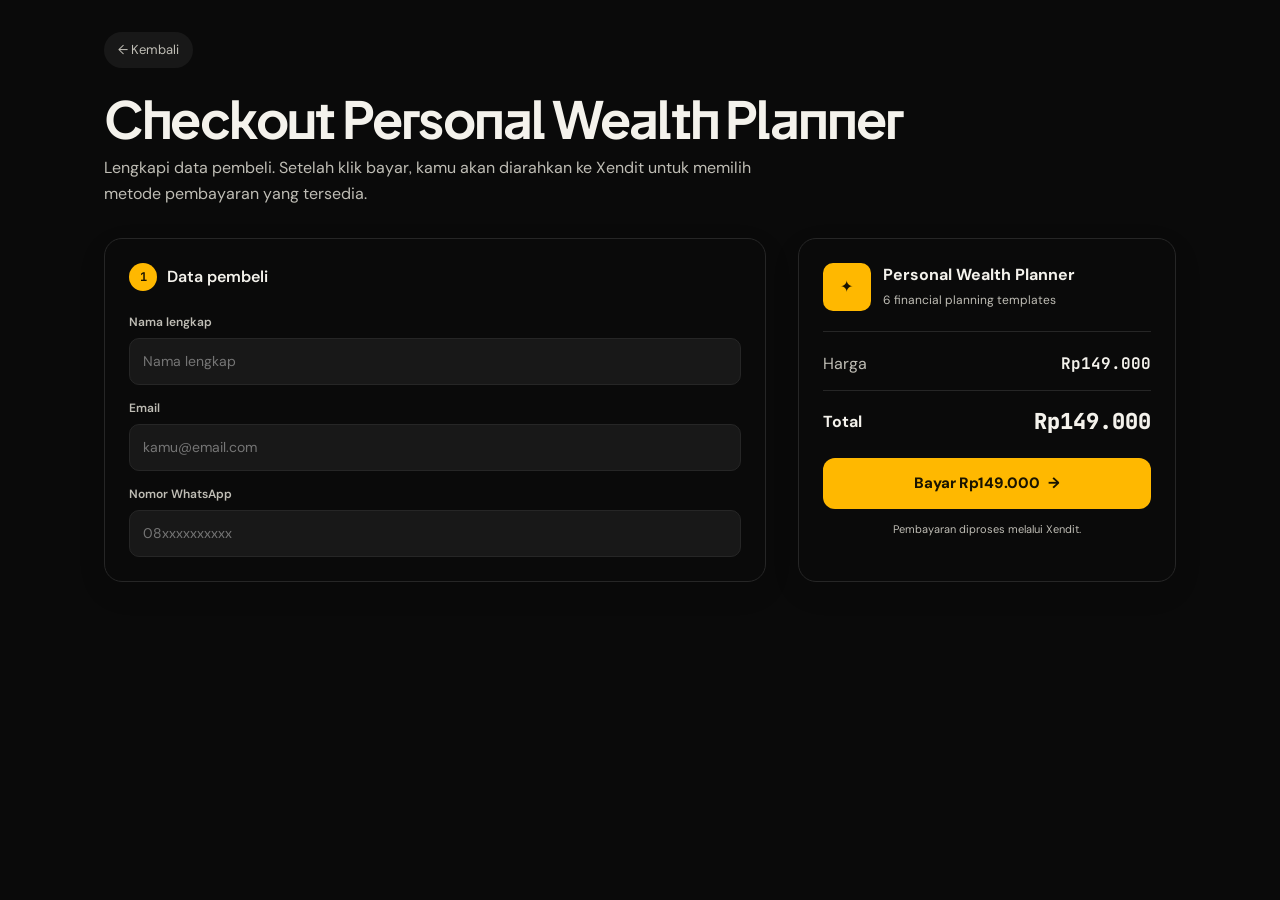
<file: checkout.html>
<!doctype html>
<html lang="id">
<head>
  <meta charset="utf-8" />
  <meta name="viewport" content="width=device-width,initial-scale=1" />
  <title>Checkout Personal Wealth Planner — wealthplanner.id</title>
  <link rel="preconnect" href="https://fonts.googleapis.com" />
  <link rel="preconnect" href="https://fonts.gstatic.com" crossorigin />
  <link href="https://fonts.googleapis.com/css2?family=Plus+Jakarta+Sans:opsz,wght@8..144,400;8..144,500;8..144,600;8..144,700;8..144,800&family=DM+Sans:opsz,wght@9..40,400;9..40,500;9..40,600;9..40,700&family=JetBrains+Mono:wght@400;500;600&display=swap" rel="stylesheet" />
  <link rel="stylesheet" href="theme.css" />
  <style>
    :root{--checkout-max:1120px}
    body{min-height:100vh}
    .checkout-page{max-width:var(--checkout-max);margin:0 auto;padding:32px 24px 72px}
    .checkout-back{display:inline-flex;align-items:center;border:0;background:var(--chip);color:var(--ink-2);padding:8px 14px;border-radius:999px;font:inherit;font-size:13px;cursor:pointer;margin-bottom:24px;text-decoration:none}
    .checkout-page h1{margin:0;font-size:clamp(32px,4vw,52px);line-height:1.05}
    .checkout-muted{color:var(--ink-2)}
    .checkout-intro{margin-top:10px;max-width:680px;line-height:1.6}
    .checkout-grid{display:grid;grid-template-columns:minmax(0,1.4fr) minmax(280px,.8fr);gap:32px;margin-top:32px}
    .checkout-card{background:var(--card);border:1px solid var(--border);border-radius:18px;padding:24px;box-shadow:var(--shadow,0 10px 30px rgba(0,0,0,.08))}
    .checkout-step{display:flex;align-items:center;gap:10px;font-weight:600}
    .step-number{width:28px;height:28px;border-radius:999px;background:var(--accent);color:var(--accent-ink);display:flex;align-items:center;justify-content:center;font-family:"JetBrains Mono",monospace;font-size:12px;font-weight:700}
    .checkout-fields{display:grid;gap:14px;margin-top:22px}
    .checkout-label{display:block;font-size:12px;font-weight:600;margin-bottom:7px;color:var(--ink-2)}
    .checkout-input{width:100%;box-sizing:border-box;background:var(--input,var(--chip));border:1px solid var(--border);color:var(--ink);border-radius:10px;padding:12px 13px;font:inherit;font-size:14px;outline:none}
    .checkout-input:focus{border-color:var(--accent)}
    .checkout-summary{position:sticky;top:88px}
    .product-row{display:flex;gap:12px;align-items:flex-start}
    .product-icon{width:48px;height:48px;background:var(--accent);color:var(--accent-ink);border-radius:10px;display:flex;align-items:center;justify-content:center;font-weight:800}
    .divider{height:1px;background:var(--border);margin:20px 0}
    .row-between{display:flex;justify-content:space-between;gap:16px;align-items:center}
    .mono{font-family:"JetBrains Mono",monospace}
    .pay-button{width:100%;margin-top:20px;border:0;border-radius:12px;background:var(--accent);color:var(--accent-ink);padding:14px 18px;font:inherit;font-weight:800;font-size:15px;cursor:pointer;display:flex;align-items:center;justify-content:center;gap:8px}
    .pay-button:disabled{opacity:.65;cursor:wait}
    .pay-note{font-size:11px;margin-top:12px;text-align:center;line-height:1.5}
    .error{margin-top:16px;padding:12px;border-radius:12px;background:#fff1f1;color:#a32929;font-size:13px}
    @media(max-width:880px){.checkout-page{padding-inline:18px}.checkout-grid{grid-template-columns:1fr}.checkout-summary{position:relative;top:0}}
  </style>
</head>
<body>
  <main class="checkout-page">
    <a class="checkout-back" href="/">← Kembali</a>
    <h1>Checkout Personal Wealth Planner</h1>
    <p class="checkout-muted checkout-intro">Lengkapi data pembeli. Setelah klik bayar, kamu akan diarahkan ke Xendit untuk memilih metode pembayaran yang tersedia.</p>

    <div class="checkout-grid">
      <section class="checkout-card">
        <div class="checkout-step"><span class="step-number">1</span><span>Data pembeli</span></div>
        <div class="checkout-fields">
          <div><label class="checkout-label" for="name">Nama lengkap</label><input id="name" class="checkout-input" placeholder="Nama lengkap" autocomplete="name" /></div>
          <div><label class="checkout-label" for="email">Email</label><input id="email" class="checkout-input" type="email" placeholder="kamu@email.com" autocomplete="email" /></div>
          <div><label class="checkout-label" for="phone">Nomor WhatsApp</label><input id="phone" class="checkout-input" placeholder="08xxxxxxxxxx" autocomplete="tel" /></div>
        </div>
        <div id="error" class="error" hidden></div>
      </section>

      <aside class="checkout-card checkout-summary">
        <div class="product-row">
          <div class="product-icon">✦</div>
          <div style="flex:1"><div style="font-weight:700">Personal Wealth Planner</div><div class="checkout-muted" style="font-size:12px;margin-top:4px">6 financial planning templates</div></div>
        </div>
        <div class="divider"></div>
        <div class="row-between"><span class="checkout-muted">Harga</span><span class="mono" style="font-weight:700">Rp149.000</span></div>
        <div class="row-between" style="margin-top:14px;padding-top:14px;border-top:1px solid var(--border)"><span style="font-weight:700">Total</span><span class="mono" style="font-size:22px;font-weight:800">Rp149.000</span></div>
        <button id="pay" class="pay-button">Bayar Rp149.000 <span>→</span></button>
        <p class="checkout-muted pay-note">Pembayaran diproses melalui Xendit.</p>
      </aside>
    </div>
  </main>

  <script>
    const errorEl = document.getElementById('error');
    const payBtn = document.getElementById('pay');
    const formatError = (message) => { errorEl.textContent = message; errorEl.hidden = false; };
    payBtn.addEventListener('click', async () => {
      errorEl.hidden = true;
      const contact = {
        name: document.getElementById('name').value.trim(),
        email: document.getElementById('email').value.trim(),
        phone: document.getElementById('phone').value.trim()
      };
      if (!contact.name || !contact.email || !contact.phone) {
        formatError('Nama, email, dan nomor WhatsApp wajib diisi.');
        return;
      }
      payBtn.disabled = true;
      payBtn.firstChild.textContent = 'Membuat pembayaran…';
      try {
        const res = await fetch('/api/create-payment', {
          method: 'POST',
          headers: {'Content-Type':'application/json'},
          body: JSON.stringify({
            contact,
            items: [{id:'bundle',name_id:'Personal Wealth Planner',name_en:'Personal Wealth Planner',price:149000}],
            total:149000
          })
        });
        const data = await res.json().catch(() => ({}));
        if (!res.ok) throw new Error(data.error || 'Gagal membuat pembayaran.');
        if (!data.invoice_url) throw new Error('Link pembayaran Xendit belum tersedia.');
        window.location.href = data.invoice_url;
      } catch (err) {
        formatError(err.message || 'Gagal terhubung ke pembayaran.');
        payBtn.disabled = false;
        payBtn.firstChild.textContent = 'Bayar Rp149.000 ';
      }
    });
  </script>
</body>
</html>
</file>
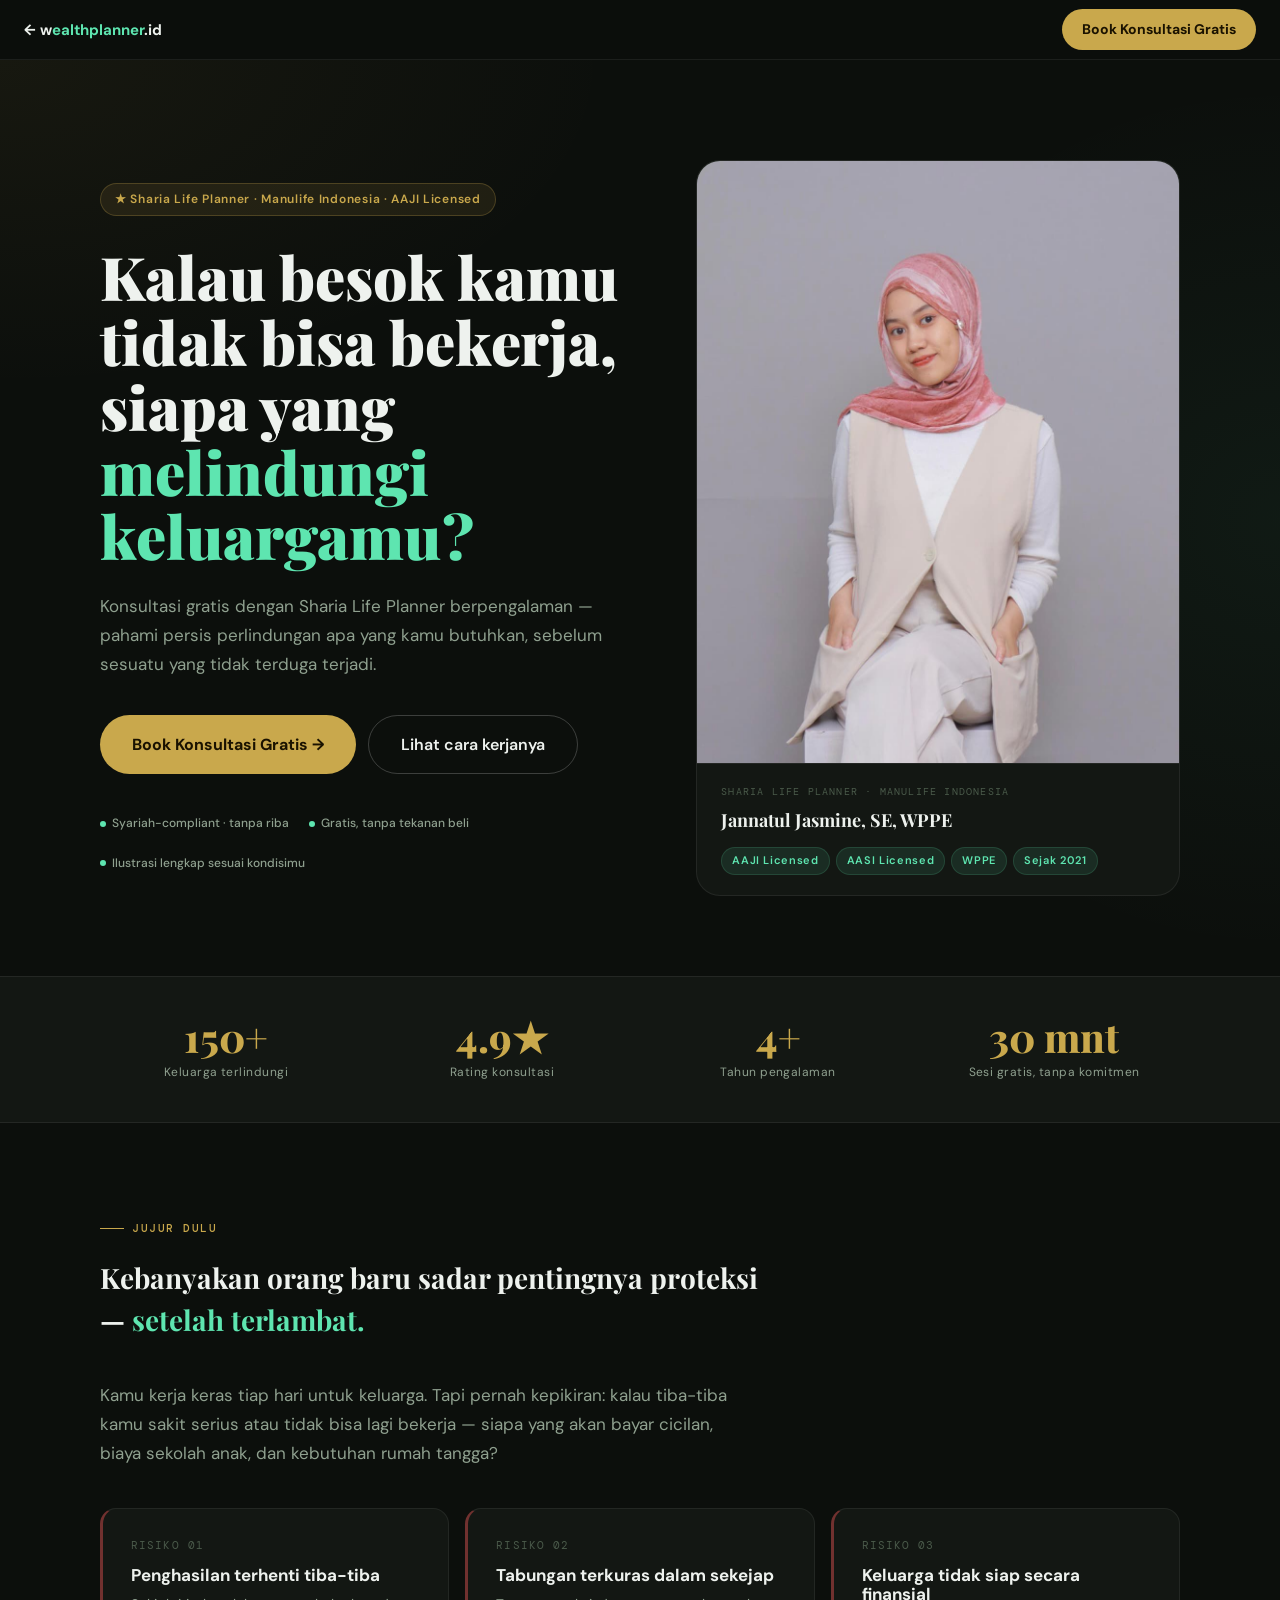
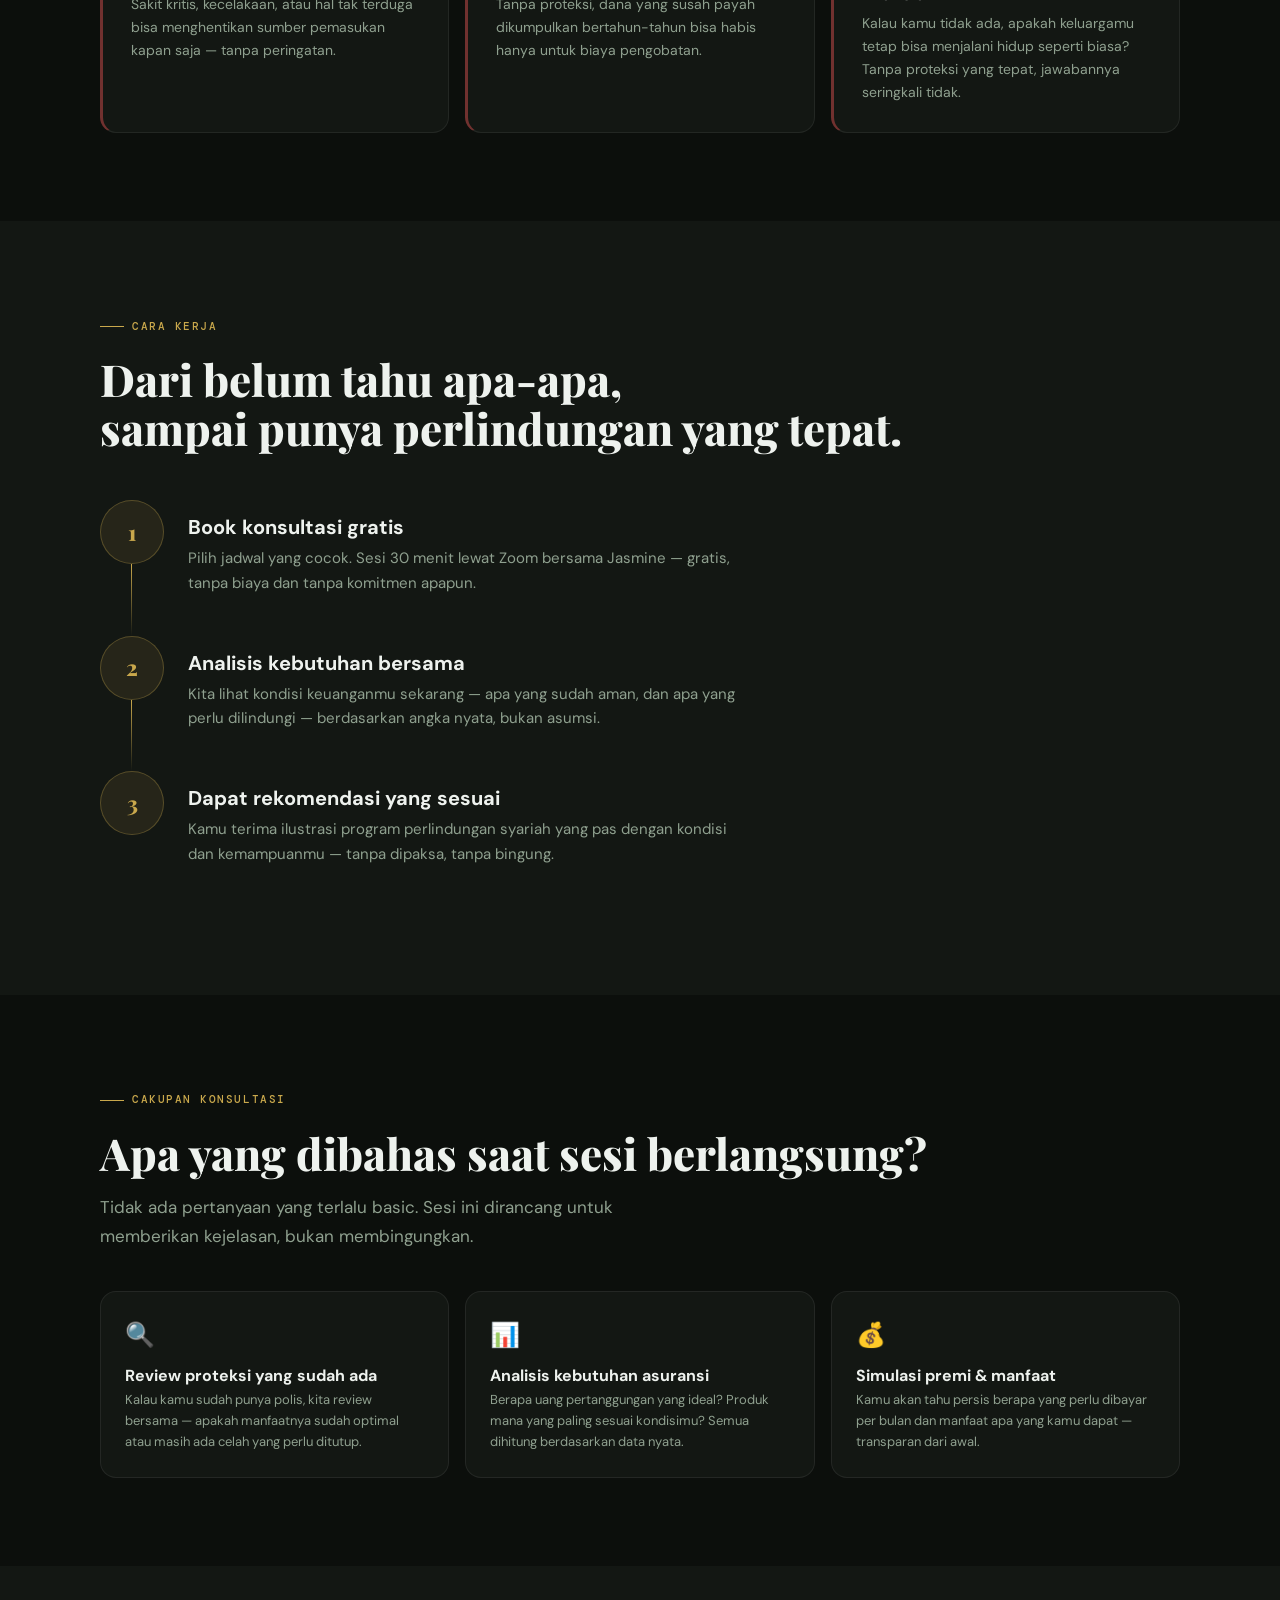
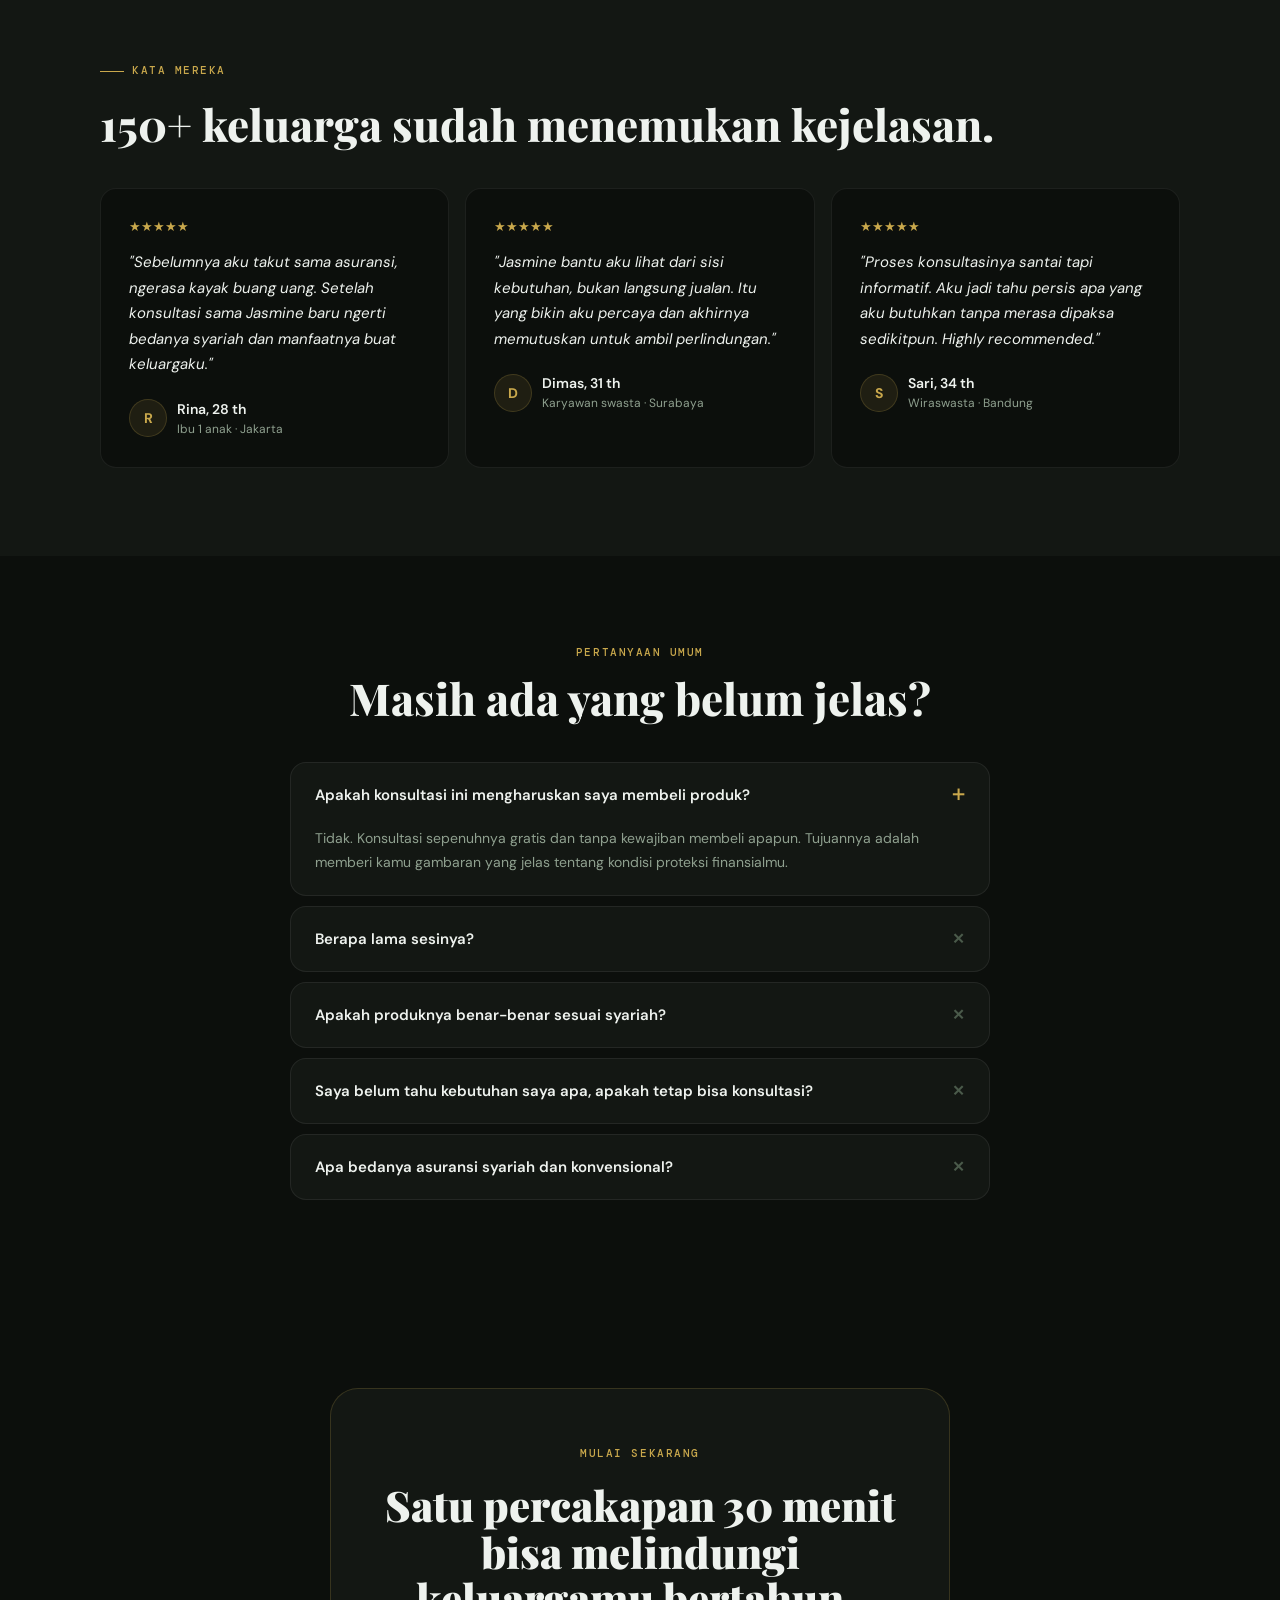
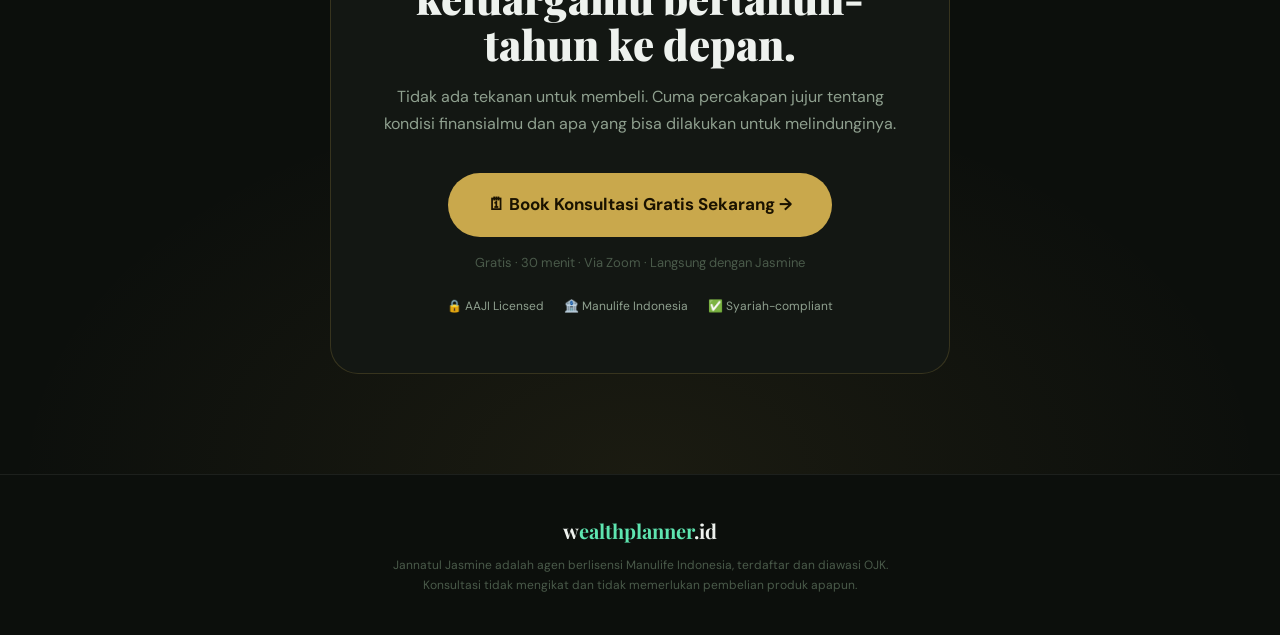
<file: konsultasi-asuransi (1).html>
<!DOCTYPE html>
<html lang="id">
<head>
  <meta charset="UTF-8" />
  <meta name="viewport" content="width=device-width, initial-scale=1.0" />
  <title>Konsultasi Asuransi Syariah Gratis — Jannatul Jasmine</title>
  <meta name="description" content="Konsultasi gratis 1-on-1 dengan Sharia Life Planner berlisensi. Pahami perlindungan yang tepat untuk penghasilan dan keluargamu." />
  <link rel="preconnect" href="https://fonts.googleapis.com" />
  <link rel="preconnect" href="https://fonts.gstatic.com" crossorigin />
  <link href="https://fonts.googleapis.com/css2?family=Playfair+Display:wght@700;800;900&family=DM+Sans:opsz,wght@9..40,400;9..40,500;9..40,600&family=DM+Mono:wght@400;500&display=swap" rel="stylesheet" />
  <style>
    *, *::before, *::after { box-sizing: border-box; margin: 0; padding: 0; }

    :root {
      --bg: #0c0f0c;
      --surface: #131713;
      --surface-2: #1a201a;
      --border: rgba(255,255,255,0.07);
      --ink: #eef2ee;
      --ink-2: #8fa08f;
      --muted: #4a5a4a;
      --accent: #5EE5B0;
      --accent-dim: rgba(94,229,176,0.1);
      --gold: #C9A84C;
      --gold-dim: rgba(201,168,76,0.1);
      --radius: 16px;
    }

    body {
      font-family: 'DM Sans', sans-serif;
      background: var(--bg);
      color: var(--ink);
      line-height: 1.6;
      -webkit-font-smoothing: antialiased;
    }

    h1, h2, h3 { font-family: 'Playfair Display', serif; line-height: 1.1; }

    /* NAV */
    nav {
      position: sticky; top: 0; z-index: 100;
      background: rgba(12,15,12,0.9); backdrop-filter: blur(16px);
      border-bottom: 1px solid var(--border);
      padding: 0 24px; height: 60px;
      display: flex; align-items: center; justify-content: space-between;
    }
    .nav-brand { font-family: 'DM Sans', sans-serif; font-weight: 700; font-size: 15px; color: var(--ink); text-decoration: none; }
    .nav-brand span { color: var(--accent); }
    .nav-cta {
      background: var(--gold); color: #1a1200;
      border: none; padding: 9px 20px; border-radius: 999px;
      font-family: 'DM Sans', sans-serif; font-size: 14px; font-weight: 700;
      cursor: pointer; text-decoration: none; transition: opacity .15s;
    }
    .nav-cta:hover { opacity: .88; }

    /* LAYOUT */
    section { padding: 88px 24px; }
    .container { max-width: 1080px; margin: 0 auto; }
    .container-sm { max-width: 700px; margin: 0 auto; }

    /* TYPOGRAPHY */
    .eyebrow {
      display: inline-flex; align-items: center; gap: 8px;
      font-family: 'DM Mono', monospace; font-size: 11px; font-weight: 500;
      letter-spacing: .14em; color: var(--gold); text-transform: uppercase;
      margin-bottom: 20px;
    }
    .eyebrow::before { content: ''; width: 24px; height: 1px; background: var(--gold); }

    .section-title { font-size: clamp(28px, 4vw, 44px); font-weight: 800; margin-bottom: 16px; }
    .section-sub { font-size: 17px; color: var(--ink-2); line-height: 1.7; max-width: 600px; }

    /* BUTTONS */
    .btn-primary {
      background: var(--gold); color: #1a1200;
      border: none; padding: 16px 32px; border-radius: 999px;
      font-family: 'DM Sans', sans-serif; font-size: 16px; font-weight: 700;
      cursor: pointer; text-decoration: none;
      display: inline-flex; align-items: center; gap: 10px;
      transition: opacity .15s, transform .15s;
    }
    .btn-primary:hover { opacity: .9; transform: translateY(-1px); }

    .btn-outline {
      background: transparent; color: var(--ink);
      border: 1px solid rgba(255,255,255,0.2);
      padding: 16px 32px; border-radius: 999px;
      font-family: 'DM Sans', sans-serif; font-size: 16px; font-weight: 600;
      cursor: pointer; text-decoration: none;
      display: inline-flex; align-items: center; gap: 10px;
      transition: background .15s;
    }
    .btn-outline:hover { background: rgba(255,255,255,0.05); }

    /* HERO */
    #hero {
      padding-top: 100px; padding-bottom: 80px;
      background:
        radial-gradient(ellipse 60% 80% at 100% 50%, rgba(94,229,176,0.05) 0%, transparent 60%),
        radial-gradient(ellipse 80% 60% at 0% 0%, rgba(201,168,76,0.06) 0%, transparent 60%);
    }

    .hero-grid {
      display: grid;
      grid-template-columns: 1.1fr 1fr;
      gap: 64px;
      align-items: center;
    }

    .hero-badge {
      display: inline-flex; align-items: center; gap: 8px;
      background: var(--gold-dim); border: 1px solid rgba(201,168,76,0.25);
      color: var(--gold); font-size: 12px; font-weight: 600; letter-spacing: .06em;
      padding: 6px 14px; border-radius: 999px; margin-bottom: 28px;
    }

    .hero-title {
      font-size: clamp(36px, 5vw, 60px);
      font-weight: 900;
      line-height: 1.08;
      margin-bottom: 24px;
    }

    .hero-title .accent { color: var(--accent); }

    .hero-sub {
      font-size: 17px; color: var(--ink-2); line-height: 1.7;
      margin-bottom: 36px; max-width: 520px;
    }

    .hero-cta { display: flex; gap: 12px; flex-wrap: wrap; margin-bottom: 40px; }

    .hero-trust {
      display: flex; gap: 20px; flex-wrap: wrap;
    }

    .trust-pill {
      display: flex; align-items: center; gap: 6px;
      font-size: 12px; color: var(--ink-2); font-weight: 500;
    }

    .trust-dot { width: 6px; height: 6px; border-radius: 50%; background: var(--accent); flex-shrink: 0; }

    /* PROFILE CARD */
    .profile-card {
      background: var(--surface);
      border: 1px solid var(--border);
      border-radius: 24px;
      overflow: hidden;
    }

    .profile-img {
      width: 100%; aspect-ratio: 4/5;
      background: linear-gradient(135deg, #1a2a1a, #0e1a0e);
      display: flex; align-items: center; justify-content: center;
      font-size: 80px; color: var(--muted);
      position: relative;
    }

    .profile-img img {
      width: 100%; height: 100%; object-fit: cover; object-position: top; display: block;
    }

    .profile-info {
      padding: 20px 24px;
      border-top: 1px solid var(--border);
    }

    .profile-mono {
      font-family: 'DM Mono', monospace;
      font-size: 10px; letter-spacing: .12em; color: var(--muted);
      margin-bottom: 6px;
    }

    .profile-name { font-size: 18px; font-weight: 700; font-family: 'Playfair Display', serif; }

    .profile-tags {
      display: flex; gap: 6px; flex-wrap: wrap; margin-top: 12px;
    }

    .profile-tag {
      background: var(--accent-dim); border: 1px solid rgba(94,229,176,0.15);
      color: var(--accent); font-size: 11px; font-weight: 600; letter-spacing: .06em;
      padding: 4px 10px; border-radius: 999px;
    }

    /* STATS BAR */
    #stats {
      padding: 40px 24px;
      background: var(--surface);
      border-top: 1px solid var(--border);
      border-bottom: 1px solid var(--border);
    }

    .stats-grid { display: grid; grid-template-columns: repeat(auto-fit, minmax(140px, 1fr)); gap: 24px; text-align: center; }
    .stat-num { font-family: 'Playfair Display', serif; font-size: 40px; font-weight: 800; color: var(--gold); line-height: 1; }
    .stat-lbl { font-size: 12px; color: var(--ink-2); margin-top: 6px; letter-spacing: .04em; }

    /* PROBLEM */
    #problem { background: var(--bg); }

    .problem-intro {
      font-size: clamp(20px, 3vw, 28px);
      font-family: 'Playfair Display', serif;
      font-weight: 700;
      line-height: 1.5;
      color: var(--ink);
      margin-bottom: 40px;
      max-width: 680px;
    }

    .problem-intro em { color: var(--accent); font-style: normal; }

    .risk-grid {
      display: grid;
      grid-template-columns: repeat(auto-fit, minmax(280px, 1fr));
      gap: 16px;
      margin-top: 40px;
    }

    .risk-card {
      background: var(--surface);
      border: 1px solid var(--border);
      border-left: 3px solid rgba(255,90,90,0.4);
      border-radius: var(--radius);
      padding: 28px;
      transition: border-color .2s;
    }

    .risk-card:hover { border-left-color: rgba(255,90,90,0.8); }

    .risk-num {
      font-family: 'DM Mono', monospace;
      font-size: 11px; color: var(--muted); letter-spacing: .1em;
      margin-bottom: 12px;
    }

    .risk-card h3 { font-size: 17px; font-weight: 700; margin-bottom: 8px; font-family: 'DM Sans', sans-serif; }
    .risk-card p { font-size: 14px; color: var(--ink-2); line-height: 1.65; }

    /* HOW IT WORKS */
    #how { background: var(--surface); }

    .steps { display: flex; flex-direction: column; gap: 0; margin-top: 48px; max-width: 640px; }

    .step { display: grid; grid-template-columns: 64px 1fr; gap: 24px; padding-bottom: 40px; position: relative; }

    .step:not(:last-child)::before {
      content: ''; position: absolute;
      left: 31px; top: 64px; bottom: 0; width: 1px;
      background: linear-gradient(to bottom, var(--gold), transparent);
    }

    .step-num {
      width: 64px; height: 64px; border-radius: 50%;
      background: var(--gold-dim); border: 1px solid rgba(201,168,76,0.3);
      display: flex; align-items: center; justify-content: center;
      font-family: 'Playfair Display', serif; font-size: 22px; font-weight: 800;
      color: var(--gold); flex-shrink: 0;
    }

    .step-content { padding-top: 16px; }
    .step-content h3 { font-size: 20px; font-family: 'DM Sans', sans-serif; font-weight: 700; margin-bottom: 8px; }
    .step-content p { font-size: 15px; color: var(--ink-2); line-height: 1.65; }

    /* SCOPE */
    #scope { background: var(--bg); }

    .scope-grid {
      display: grid;
      grid-template-columns: repeat(auto-fit, minmax(260px, 1fr));
      gap: 16px; margin-top: 40px;
    }

    .scope-card {
      background: var(--surface);
      border: 1px solid var(--border);
      border-radius: var(--radius);
      padding: 24px;
      transition: border-color .2s;
    }

    .scope-card:hover { border-color: rgba(94,229,176,0.25); }

    .scope-icon { font-size: 24px; margin-bottom: 12px; }
    .scope-card h3 { font-size: 16px; font-weight: 700; font-family: 'DM Sans', sans-serif; margin-bottom: 6px; }
    .scope-card p { font-size: 13px; color: var(--ink-2); line-height: 1.6; }

    /* TESTIMONIALS */
    #testimonials { background: var(--surface); }

    .testi-grid { display: grid; grid-template-columns: repeat(auto-fit, minmax(280px, 1fr)); gap: 16px; margin-top: 40px; }

    .testi-card {
      background: var(--bg);
      border: 1px solid var(--border);
      border-radius: var(--radius);
      padding: 28px;
    }

    .stars { color: var(--gold); font-size: 13px; margin-bottom: 12px; }
    .testi-text { font-size: 15px; line-height: 1.7; color: var(--ink); margin-bottom: 20px; font-style: italic; }
    .testi-author { display: flex; align-items: center; gap: 10px; }
    .testi-avatar {
      width: 38px; height: 38px; border-radius: 50%;
      background: var(--gold-dim); border: 1px solid rgba(201,168,76,0.2);
      display: flex; align-items: center; justify-content: center;
      font-weight: 700; font-size: 14px; color: var(--gold); flex-shrink: 0;
    }
    .testi-name { font-weight: 600; font-size: 14px; }
    .testi-role { font-size: 12px; color: var(--ink-2); }

    /* FAQ */
    #faq { background: var(--bg); }

    .faq-list { margin-top: 40px; display: flex; flex-direction: column; gap: 10px; max-width: 700px; margin-inline: auto; }

    .faq-item { background: var(--surface); border: 1px solid var(--border); border-radius: var(--radius); overflow: hidden; }

    .faq-q {
      padding: 20px 24px; font-weight: 600; font-size: 15px;
      cursor: pointer; display: flex; justify-content: space-between; align-items: center; gap: 12px;
      user-select: none;
    }

    .faq-q:hover { color: var(--gold); }
    .faq-a { padding: 0 24px 20px; font-size: 14px; color: var(--ink-2); line-height: 1.7; display: none; }
    .faq-item.open .faq-a { display: block; }
    .faq-icon { transition: transform .2s; color: var(--muted); font-style: normal; }
    .faq-item.open .faq-icon { transform: rotate(45deg); color: var(--gold); }

    /* FINAL CTA */
    #final-cta {
      padding: 100px 24px;
      text-align: center;
      background:
        radial-gradient(ellipse 70% 70% at 50% 100%, rgba(201,168,76,0.08) 0%, transparent 70%);
    }

    .cta-card {
      background: var(--surface);
      border: 1px solid rgba(201,168,76,0.2);
      border-radius: 28px;
      padding: 56px 40px;
      max-width: 620px;
      margin: 0 auto;
    }

    .cta-title { font-size: clamp(28px, 4vw, 42px); font-weight: 900; margin-bottom: 16px; }
    .cta-sub { font-size: 16px; color: var(--ink-2); line-height: 1.7; margin-bottom: 36px; }

    .cta-meta { font-size: 13px; color: var(--muted); margin-top: 16px; }

    .trust-bar-final {
      display: flex; gap: 20px; flex-wrap: wrap; justify-content: center; margin-top: 24px;
    }

    .trust-final-item { font-size: 12px; color: var(--ink-2); display: flex; align-items: center; gap: 6px; }

    /* FOOTER */
    footer {
      padding: 40px 24px;
      border-top: 1px solid var(--border);
      text-align: center;
    }

    .footer-brand { font-family: 'Playfair Display', serif; font-size: 20px; font-weight: 700; margin-bottom: 8px; }
    .footer-brand span { color: var(--accent); }
    footer p { font-size: 12px; color: var(--muted); line-height: 1.7; max-width: 540px; margin: 0 auto; }

    /* RESPONSIVE */
    @media (max-width: 760px) {
      .hero-grid { grid-template-columns: 1fr !important; }
      .cta-card { padding: 36px 24px; }
    }
  </style>
</head>
<body>

<!-- NAV -->
<nav>
  <a href="https://wealthplannerindonesia.vercel.app" class="nav-brand">← w<span>ealthplanner</span>.id</a>
  <a href="#final-cta" class="nav-cta">Book Konsultasi Gratis</a>
</nav>

<!-- HERO -->
<section id="hero">
  <div class="container">
    <div class="hero-grid">

      <div>
        <div class="hero-badge">★ Sharia Life Planner · Manulife Indonesia · AAJI Licensed</div>
        <h1 class="hero-title">
          Kalau besok kamu tidak bisa bekerja, siapa yang <span class="accent">melindungi keluargamu?</span>
        </h1>
        <p class="hero-sub">
          Konsultasi gratis dengan Sharia Life Planner berpengalaman — pahami persis perlindungan apa yang kamu butuhkan, sebelum sesuatu yang tidak terduga terjadi.
        </p>
        <div class="hero-cta">
          <a href="#final-cta" class="btn-primary">Book Konsultasi Gratis →</a>
          <a href="#how" class="btn-outline">Lihat cara kerjanya</a>
        </div>
        <div class="hero-trust">
          <div class="trust-pill"><div class="trust-dot"></div>Syariah-compliant · tanpa riba</div>
          <div class="trust-pill"><div class="trust-dot"></div>Gratis, tanpa tekanan beli</div>
          <div class="trust-pill"><div class="trust-dot"></div>Ilustrasi lengkap sesuai kondisimu</div>
        </div>
      </div>

      <!-- Profile Card -->
      <div class="profile-card">
        <div class="profile-img">
          <img src="assets/jasmine-profile.jpeg" alt="Jannatul Jasmine" onerror="this.style.display='none'" />
        </div>
        <div class="profile-info">
          <div class="profile-mono">SHARIA LIFE PLANNER · MANULIFE INDONESIA</div>
          <div class="profile-name">Jannatul Jasmine, SE, WPPE</div>
          <div class="profile-tags">
            <span class="profile-tag">AAJI Licensed</span>
            <span class="profile-tag">AASI Licensed</span>
            <span class="profile-tag">WPPE</span>
            <span class="profile-tag">Sejak 2021</span>
          </div>
        </div>
      </div>

    </div>
  </div>
</section>

<!-- STATS -->
<section id="stats">
  <div class="container">
    <div class="stats-grid">
      <div><div class="stat-num">150+</div><div class="stat-lbl">Keluarga terlindungi</div></div>
      <div><div class="stat-num">4.9★</div><div class="stat-lbl">Rating konsultasi</div></div>
      <div><div class="stat-num">4+</div><div class="stat-lbl">Tahun pengalaman</div></div>
      <div><div class="stat-num">30 mnt</div><div class="stat-lbl">Sesi gratis, tanpa komitmen</div></div>
    </div>
  </div>
</section>

<!-- PROBLEM -->
<section id="problem">
  <div class="container">
    <div class="eyebrow">Jujur dulu</div>
    <p class="problem-intro">
      Kebanyakan orang baru sadar pentingnya proteksi — <em>setelah terlambat.</em>
    </p>
    <p style="font-size:17px;color:var(--ink-2);line-height:1.7;max-width:640px;">
      Kamu kerja keras tiap hari untuk keluarga. Tapi pernah kepikiran: kalau tiba-tiba kamu sakit serius atau tidak bisa lagi bekerja — siapa yang akan bayar cicilan, biaya sekolah anak, dan kebutuhan rumah tangga?
    </p>

    <div class="risk-grid">
      <div class="risk-card">
        <div class="risk-num">RISIKO 01</div>
        <h3>Penghasilan terhenti tiba-tiba</h3>
        <p>Sakit kritis, kecelakaan, atau hal tak terduga bisa menghentikan sumber pemasukan kapan saja — tanpa peringatan.</p>
      </div>
      <div class="risk-card">
        <div class="risk-num">RISIKO 02</div>
        <h3>Tabungan terkuras dalam sekejap</h3>
        <p>Tanpa proteksi, dana yang susah payah dikumpulkan bertahun-tahun bisa habis hanya untuk biaya pengobatan.</p>
      </div>
      <div class="risk-card">
        <div class="risk-num">RISIKO 03</div>
        <h3>Keluarga tidak siap secara finansial</h3>
        <p>Kalau kamu tidak ada, apakah keluargamu tetap bisa menjalani hidup seperti biasa? Tanpa proteksi yang tepat, jawabannya seringkali tidak.</p>
      </div>
    </div>
  </div>
</section>

<!-- HOW IT WORKS -->
<section id="how">
  <div class="container">
    <div class="eyebrow">Cara kerja</div>
    <h2 class="section-title">Dari belum tahu apa-apa,<br />sampai punya perlindungan yang tepat.</h2>

    <div class="steps">
      <div class="step">
        <div class="step-num">1</div>
        <div class="step-content">
          <h3>Book konsultasi gratis</h3>
          <p>Pilih jadwal yang cocok. Sesi 30 menit lewat Zoom bersama Jasmine — gratis, tanpa biaya dan tanpa komitmen apapun.</p>
        </div>
      </div>
      <div class="step">
        <div class="step-num">2</div>
        <div class="step-content">
          <h3>Analisis kebutuhan bersama</h3>
          <p>Kita lihat kondisi keuanganmu sekarang — apa yang sudah aman, dan apa yang perlu dilindungi — berdasarkan angka nyata, bukan asumsi.</p>
        </div>
      </div>
      <div class="step">
        <div class="step-num">3</div>
        <div class="step-content">
          <h3>Dapat rekomendasi yang sesuai</h3>
          <p>Kamu terima ilustrasi program perlindungan syariah yang pas dengan kondisi dan kemampuanmu — tanpa dipaksa, tanpa bingung.</p>
        </div>
      </div>
    </div>
  </div>
</section>

<!-- SCOPE -->
<section id="scope">
  <div class="container">
    <div class="eyebrow">Cakupan konsultasi</div>
    <h2 class="section-title">Apa yang dibahas saat sesi berlangsung?</h2>
    <p class="section-sub">Tidak ada pertanyaan yang terlalu basic. Sesi ini dirancang untuk memberikan kejelasan, bukan membingungkan.</p>

    <div class="scope-grid">
      <div class="scope-card">
        <div class="scope-icon">🔍</div>
        <h3>Review proteksi yang sudah ada</h3>
        <p>Kalau kamu sudah punya polis, kita review bersama — apakah manfaatnya sudah optimal atau masih ada celah yang perlu ditutup.</p>
      </div>
      <div class="scope-card">
        <div class="scope-icon">📊</div>
        <h3>Analisis kebutuhan asuransi</h3>
        <p>Berapa uang pertanggungan yang ideal? Produk mana yang paling sesuai kondisimu? Semua dihitung berdasarkan data nyata.</p>
      </div>
      <div class="scope-card">
        <div class="scope-icon">💰</div>
        <h3>Simulasi premi & manfaat</h3>
        <p>Kamu akan tahu persis berapa yang perlu dibayar per bulan dan manfaat apa yang kamu dapat — transparan dari awal.</p>
      </div>
    </div>
  </div>
</section>

<!-- TESTIMONIALS -->
<section id="testimonials">
  <div class="container">
    <div class="eyebrow">Kata mereka</div>
    <h2 class="section-title">150+ keluarga sudah menemukan kejelasan.</h2>

    <div class="testi-grid">
      <div class="testi-card">
        <div class="stars">★★★★★</div>
        <p class="testi-text">"Sebelumnya aku takut sama asuransi, ngerasa kayak buang uang. Setelah konsultasi sama Jasmine baru ngerti bedanya syariah dan manfaatnya buat keluargaku."</p>
        <div class="testi-author">
          <div class="testi-avatar">R</div>
          <div><div class="testi-name">Rina, 28 th</div><div class="testi-role">Ibu 1 anak · Jakarta</div></div>
        </div>
      </div>
      <div class="testi-card">
        <div class="stars">★★★★★</div>
        <p class="testi-text">"Jasmine bantu aku lihat dari sisi kebutuhan, bukan langsung jualan. Itu yang bikin aku percaya dan akhirnya memutuskan untuk ambil perlindungan."</p>
        <div class="testi-author">
          <div class="testi-avatar">D</div>
          <div><div class="testi-name">Dimas, 31 th</div><div class="testi-role">Karyawan swasta · Surabaya</div></div>
        </div>
      </div>
      <div class="testi-card">
        <div class="stars">★★★★★</div>
        <p class="testi-text">"Proses konsultasinya santai tapi informatif. Aku jadi tahu persis apa yang aku butuhkan tanpa merasa dipaksa sedikitpun. Highly recommended."</p>
        <div class="testi-author">
          <div class="testi-avatar">S</div>
          <div><div class="testi-name">Sari, 34 th</div><div class="testi-role">Wiraswasta · Bandung</div></div>
        </div>
      </div>
    </div>
  </div>
</section>

<!-- FAQ -->
<section id="faq">
  <div class="container">
    <div class="eyebrow" style="display:block;text-align:center;margin-bottom:12px;">Pertanyaan umum</div>
    <h2 class="section-title" style="text-align:center;">Masih ada yang belum jelas?</h2>

    <div class="faq-list">
      <div class="faq-item open">
        <div class="faq-q" onclick="toggleFaq(this)">Apakah konsultasi ini mengharuskan saya membeli produk? <i class="faq-icon">✕</i></div>
        <div class="faq-a">Tidak. Konsultasi sepenuhnya gratis dan tanpa kewajiban membeli apapun. Tujuannya adalah memberi kamu gambaran yang jelas tentang kondisi proteksi finansialmu.</div>
      </div>
      <div class="faq-item">
        <div class="faq-q" onclick="toggleFaq(this)">Berapa lama sesinya? <i class="faq-icon">✕</i></div>
        <div class="faq-a">Sekitar 30 menit via Zoom. Bisa lebih panjang kalau ada banyak hal yang perlu didiskusikan — Jasmine tidak akan buru-buru memotong sesi.</div>
      </div>
      <div class="faq-item">
        <div class="faq-q" onclick="toggleFaq(this)">Apakah produknya benar-benar sesuai syariah? <i class="faq-icon">✕</i></div>
        <div class="faq-a">Ya. Semua program yang direkomendasikan adalah produk asuransi syariah Manulife Indonesia yang telah mendapat pengawasan OJK — bebas dari riba, gharar, dan maisir.</div>
      </div>
      <div class="faq-item">
        <div class="faq-q" onclick="toggleFaq(this)">Saya belum tahu kebutuhan saya apa, apakah tetap bisa konsultasi? <i class="faq-icon">✕</i></div>
        <div class="faq-a">Justru itu tujuan konsultasinya. Jasmine akan bantu kamu memetakan kebutuhan dari nol, berdasarkan kondisi dan situasi yang kamu ceritakan.</div>
      </div>
      <div class="faq-item">
        <div class="faq-q" onclick="toggleFaq(this)">Apa bedanya asuransi syariah dan konvensional? <i class="faq-icon">✕</i></div>
        <div class="faq-a">Asuransi syariah menggunakan prinsip tolong-menolong (takaful) — dana peserta dikelola bersama, bukan menjadi milik perusahaan. Ini menghilangkan unsur gharar (ketidakpastian) dan riba yang ada di asuransi konvensional.</div>
      </div>
    </div>
  </div>
</section>

<!-- FINAL CTA -->
<section id="final-cta">
  <div class="container">
    <div class="cta-card">
      <div class="eyebrow" style="display:block;text-align:center;margin-bottom:20px;">Mulai sekarang</div>
      <h2 class="cta-title">Satu percakapan 30 menit bisa melindungi keluargamu bertahun-tahun ke depan.</h2>
      <p class="cta-sub">Tidak ada tekanan untuk membeli. Cuma percakapan jujur tentang kondisi finansialmu dan apa yang bisa dilakukan untuk melindunginya.</p>
      <a href="https://calendly.com/jannatuljasmine/30min" target="_blank" class="btn-primary" style="font-size:17px;padding:18px 40px;">
        🗓 Book Konsultasi Gratis Sekarang →
      </a>
      <p class="cta-meta">Gratis · 30 menit · Via Zoom · Langsung dengan Jasmine</p>
      <div class="trust-bar-final">
        <span class="trust-final-item">🔒 AAJI Licensed</span>
        <span class="trust-final-item">🏦 Manulife Indonesia</span>
        <span class="trust-final-item">✅ Syariah-compliant</span>
      </div>
    </div>
  </div>
</section>

<!-- FOOTER -->
<footer>
  <div class="footer-brand">w<span>ealthplanner</span>.id</div>
  <p>
    Jannatul Jasmine adalah agen berlisensi Manulife Indonesia, terdaftar dan diawasi OJK.<br />
    Konsultasi tidak mengikat dan tidak memerlukan pembelian produk apapun.
  </p>
</footer>

<script>
  function toggleFaq(el) { el.parentElement.classList.toggle('open'); }
</script>

</body>
</html>
</file>
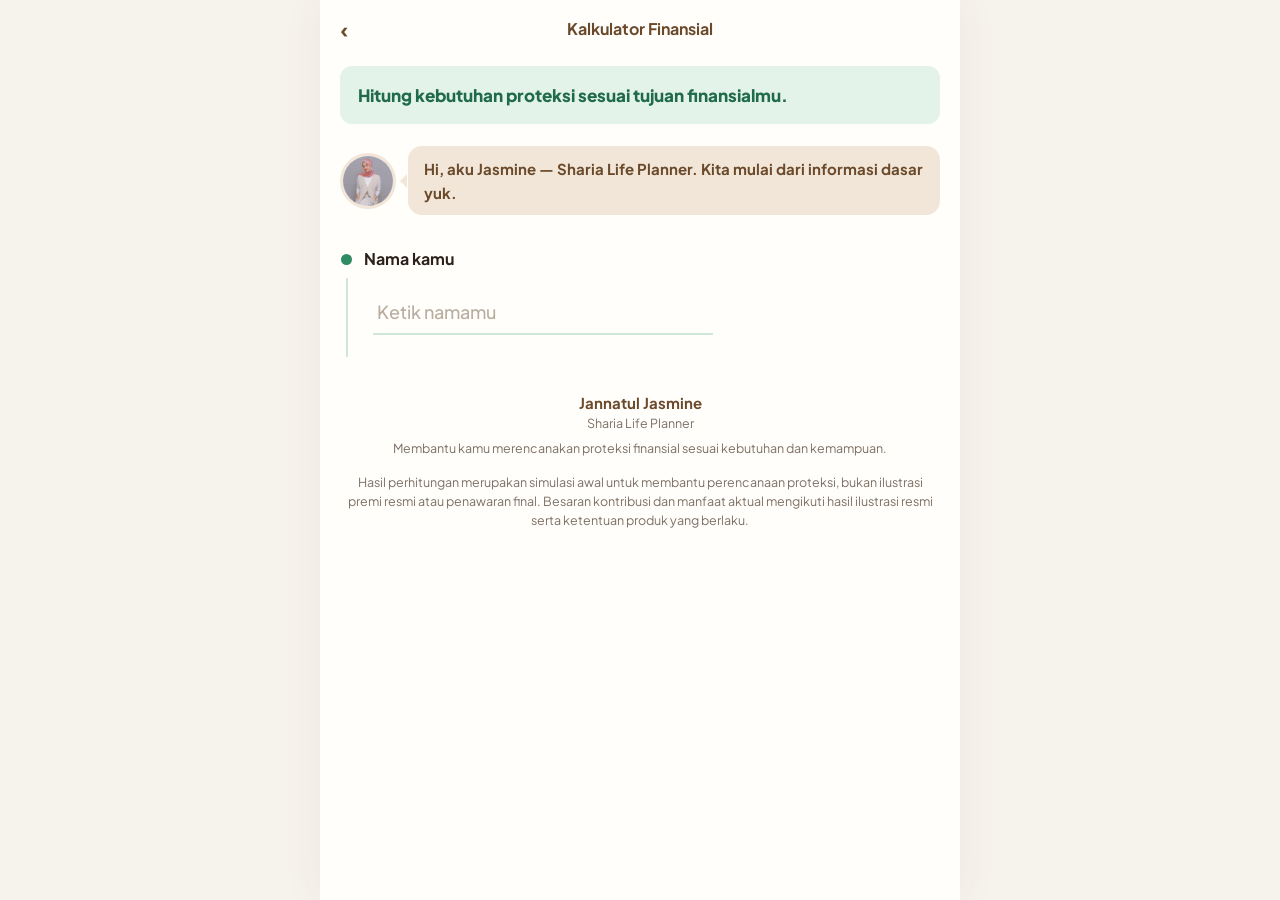
<file: konsultasi-asuransi.html>
<!DOCTYPE html>
<html lang="id">
<head>
<meta charset="UTF-8" />
<meta name="viewport" content="width=device-width, initial-scale=1.0" />
<title>Kalkulator Finansial — Jasmine, Sharia Life Planner</title>
<meta name="description" content="Hitung kebutuhan proteksi sesuai tujuan finansialmu." />
<link rel="preconnect" href="https://fonts.googleapis.com" />
<link rel="preconnect" href="https://fonts.gstatic.com" crossorigin />
<link href="https://fonts.googleapis.com/css2?family=Plus+Jakarta+Sans:wght@500;600;700;800&display=swap" rel="stylesheet" />
<style>
*,*::before,*::after{box-sizing:border-box;margin:0;padding:0}
:root{--bg:#F6F3EC;--card:#fff;--green:#2E8B63;--green-d:#1F6B4A;--green-l:#E4F3EA;--brown:#6B4A2B;--brown-l:#F1E6D8;--ink:#2B2118;--sub:#7d7064;--line:#CFE6D8}
body{font-family:'Plus Jakarta Sans',sans-serif;background:var(--bg);color:var(--ink);line-height:1.55;-webkit-font-smoothing:antialiased}
.app{max-width:640px;margin:0 auto;background:#FFFEFB;min-height:100vh;padding:0 20px 60px;box-shadow:0 0 40px rgba(107,74,43,.06)}
header{display:flex;align-items:center;justify-content:space-between;height:58px;font-weight:700;color:var(--brown)}
header a{color:var(--brown);text-decoration:none;font-size:22px;width:32px}
.quote{background:var(--green-l);border-radius:12px;padding:16px 18px;margin:8px 0 22px;color:var(--green-d);font-weight:600;font-size:15px}
.say{display:flex;align-items:center;gap:12px;margin-bottom:26px}
.say img{width:56px;height:56px;border-radius:50%;object-fit:cover;border:3px solid var(--brown-l);flex:none}
.bubble{background:var(--brown-l);color:var(--brown);padding:11px 16px;border-radius:14px;font-weight:700;font-size:15px;position:relative}
.bubble::before{content:"";position:absolute;left:-8px;top:50%;margin-top:-7px;border:7px solid transparent;border-right-color:var(--brown-l);border-left:0}
.step{margin-bottom:6px;animation:in .45s ease both}
@keyframes in{from{opacity:0;transform:translateY(14px)}to{opacity:1;transform:none}}
.q{display:flex;align-items:center;gap:12px;font-weight:700;font-size:16px;padding:6px 0}
.q i{width:11px;height:11px;border-radius:50%;background:var(--green);flex:none;margin-left:1px}
.q u{text-decoration-color:var(--green)}
.body{margin-left:6px;padding:12px 0 22px 25px;border-left:2px solid var(--line)}
input[type=text],input[type=number]{width:100%;max-width:340px;border:0;border-bottom:2px solid var(--line);background:transparent;padding:10px 4px;font:700 18px 'Plus Jakarta Sans',sans-serif;color:var(--ink)}
input:focus{outline:0;border-bottom-color:var(--green)}
input::placeholder{color:#b9ad9f;font-weight:500}
.unit{display:inline-block;font-weight:600;margin-left:8px;color:var(--sub)}
.tip{font-size:12.5px;color:var(--sub);margin-top:8px;max-width:420px}
.chips{display:flex;flex-wrap:wrap;gap:10px}
select.term-select{width:100%;max-width:340px;border:0;border-bottom:2px solid var(--line);background:transparent;padding:10px 4px;font:700 16px 'Plus Jakarta Sans',sans-serif;color:var(--ink)}
select.term-select:focus{outline:0;border-bottom-color:var(--green)}
.chip{border:2px solid var(--line);background:#fff;color:var(--ink);padding:10px 18px;border-radius:999px;font:600 14.5px 'Plus Jakarta Sans',sans-serif;cursor:pointer;transition:.15s}
.chip:hover{border-color:var(--green)}
.chip.on{background:var(--green);border-color:var(--green);color:#fff}
.btn{display:block;width:100%;max-width:400px;background:var(--green);color:#fff;font:700 16px 'Plus Jakarta Sans',sans-serif;padding:15px 24px;border-radius:999px;border:0;text-align:center;text-decoration:none;cursor:pointer}
.btn:hover{background:var(--green-d)}
.btn.alt{background:var(--brown-l);color:var(--brown)}.btn.alt:hover{background:#e8d9c5}
.err{color:#c0392b;font-size:13px;margin-top:10px;display:none}
.micro{font-size:12.5px;color:var(--sub);margin-top:10px}
#result{margin-top:28px}
.box{background:#fff;border:1px solid var(--line);border-radius:16px;padding:20px;margin-bottom:18px;animation:in .5s ease both}
.lbl{font-size:12px;letter-spacing:.07em;text-transform:uppercase;color:var(--sub);font-weight:700}
.big{font-size:clamp(26px,7vw,34px);font-weight:800;color:var(--green-d);margin:2px 0 4px}
.note{font-size:12.5px;color:var(--sub)}
h2{font-size:21px;margin-bottom:14px;color:var(--brown)}
.badge{display:inline-block;font-size:12px;font-weight:700;padding:4px 12px;border-radius:999px;background:var(--brown-l);color:var(--brown);margin-bottom:10px}
.opt{display:flex;justify-content:space-between;align-items:center;gap:10px;border:2px solid var(--line);border-radius:14px;padding:13px 14px;margin-top:10px;cursor:pointer;background:#fff;width:100%;text-align:left;font-family:inherit;color:inherit}
.opt.sel{border-color:var(--green);background:var(--green-l)}
.opt small{display:block;color:var(--sub);font-size:12px}.opt b{font-size:16px}
.opt .st{font-size:12.5px;font-weight:600;max-width:42%;text-align:right}
.sum{background:var(--green-l);border-radius:16px;padding:22px;margin-bottom:18px}
.reveal{opacity:0;transform:translateY(24px);transition:opacity 1s ease,transform 1s ease}
.reveal.in{opacity:1;transform:none}
#c2{transition-delay:.3s}
.num{font-size:clamp(28px,8vw,40px);font-weight:800;color:var(--green-d);line-height:1.1;margin:4px 0 14px}
.sum .sm{font-size:12.5px;color:var(--sub);font-style:italic}
.tl{display:grid;grid-template-columns:1fr 1fr;gap:10px;margin:10px 0 14px}
.tl div{background:#fff;border-radius:12px;padding:14px;border-top:3px solid var(--brown)}
.tl small{display:block;color:var(--sub);font-size:12px;font-weight:700}.tl b{font-size:16px;color:var(--green-d)}
@media(prefers-reduced-motion:reduce){.reveal{transition:none;opacity:1;transform:none}}
.sum h3{font-size:19px;color:var(--green-d);margin-bottom:8px}
.sum p{margin-bottom:12px;font-size:14.5px}
.sum h4{font-size:15px;margin:16px 0 6px;color:var(--brown)}
.sum ul{margin:6px 0 12px 20px;font-size:14.5px}.sum li{margin-bottom:4px}
.other{display:grid;gap:10px;margin:14px 0 18px}
.other div{background:#fff;border:1px solid var(--line);border-radius:12px;padding:12px 14px}.other b{display:block}.other span{font-size:13px;color:var(--sub)}
footer{margin-top:34px;text-align:center;color:var(--sub);font-size:12.5px}
footer b{display:block;color:var(--brown);font-size:15px}
[hidden]{display:none!important}
</style>
</head>
<body>
<div class="app">
  <header><a href="https://wealthplannerindonesia.vercel.app" aria-label="Kembali">‹</a><span>Kalkulator Finansial</span><span style="width:32px"></span></header>

  <div class="quote"><div style="font-size:17px;font-weight:800">Hitung kebutuhan proteksi sesuai tujuan finansialmu.</div></div>
  <div class="say">
    <img src="/assets/jasmine-profile.jpeg" alt="Jasmine" onerror="this.style.display='none'" />
    <div class="bubble" id="bub">Hi, aku Jasmine — Sharia Life Planner. Kita mulai dari informasi dasar yuk.</div>
  </div>

  <div id="form">
    <div class="step" id="s-nama"><div class="q"><i></i>Nama kamu</div>
      <div class="body"><input type="text" id="nama" data-v="text" data-next="s-usia" autocomplete="given-name" placeholder="Ketik namamu" /></div></div>

    <div class="step" id="s-usia" hidden><div class="q"><i></i><span>Usia <u class="nm">kamu</u> saat ini</span></div>
      <div class="body"><input type="number" id="usia" data-v="age" data-next="s-gender" inputmode="numeric" style="width:90px" placeholder="30" /><span class="unit">tahun</span>
      <div class="tip">Simulasi tersedia untuk usia 0–70 tahun.</div></div></div>

    <div class="step" id="s-gender" hidden><div class="q"><i></i>Gender</div>
      <div class="body"><div class="chips" data-group="gender" data-next="s-income">
        <button class="chip" data-val="m">Laki-laki</button><button class="chip" data-val="f">Perempuan</button></div></div></div>

    <div class="step" id="s-income" hidden><div class="q"><i></i>Pendapatan tahunan <u class="nm">kamu</u></div>
      <div class="body"><input type="text" class="idr" id="income" data-v="idr" data-next="s-need" inputmode="numeric" placeholder="Rp120.000.000" />
      <div class="tip">Dipakai untuk menghitung budget premi ideal.</div></div></div>

    <div class="step" id="s-need" hidden><div class="q"><i></i>Kebutuhan finansial yang lagi kamu siapkan</div>
      <div class="body"><div class="chips" data-group="need">
        <button class="chip" data-val="income">Proteksi Income</button><button class="chip" data-val="warisan">Warisan</button>
        <button class="chip" data-val="edu">Dana Pendidikan</button><button class="chip" data-val="haji">Pelunasan Haji</button><button class="chip" data-val="pensiun">Dana Pensiun</button><button class="chip" data-val="debt">Pelunasan Utang</button><button class="chip" data-val="wakaf">Wakaf</button></div></div></div>

    <div class="step" id="s-exp" hidden><div class="q"><i></i>Pengeluaran tahunan</div>
      <div class="body"><input type="text" class="idr" id="exp" data-v="idr" data-next="s-dur" inputmode="numeric" placeholder="Rp60.000.000" />
      <div class="tip">Estimasi jumlah pengeluaran yang perlu tetap tersedia setiap tahun untuk menjaga kebutuhan finansial keluarga.</div></div></div>
    <div class="step" id="s-dur" hidden><div class="q"><i></i>Durasi income replacement</div>
      <div class="body"><input type="number" id="dur" data-v="yrs" data-next="s-go" inputmode="numeric" style="width:90px" placeholder="10" /><span class="unit">tahun</span>
      <div class="tip">Berapa lama income perlu digantikan untuk menjaga kebutuhan finansial keluarga.</div></div></div>
    <div class="step" id="s-wr" hidden><div class="q"><i></i>Kalkulator Warisan</div>
      <div class="body">
        <p style="font-weight:700;margin-bottom:12px">Audit kekayaan bersih kamu</p>
        <label for="wr-property" style="display:block;font-weight:700">Nilai rumah / tanah</label>
        <input type="text" class="idr wr-stage1" id="wr-property" inputmode="numeric" placeholder="Rp1.000.000.000" />
        <label for="wr-investment" style="display:block;font-weight:700;margin-top:14px">Portofolio investasi / surat berharga</label>
        <input type="text" class="idr wr-stage1" id="wr-investment" inputmode="numeric" placeholder="Rp200.000.000" />
        <label for="wr-savings" style="display:block;font-weight:700;margin-top:14px">Tabungan / deposito</label>
        <input type="text" class="idr wr-stage1" id="wr-savings" inputmode="numeric" placeholder="Rp100.000.000" />
        <label for="wr-cash" style="display:block;font-weight:700;margin-top:14px">Uang tunai</label>
        <input type="text" class="idr wr-stage1" id="wr-cash" inputmode="numeric" placeholder="Rp0" />
        <label for="wr-liabilities" style="display:block;font-weight:700;margin-top:14px">Total utang / kewajiban</label>
        <input type="text" class="idr wr-stage1" id="wr-liabilities" inputmode="numeric" placeholder="Rp150.000.000" />
        <label for="wr-costs" style="display:block;font-weight:700;margin-top:14px">Estimasi biaya pengurusan / pengalihan aset</label>
        <input type="text" class="idr wr-stage1" id="wr-costs" inputmode="numeric" placeholder="Jika diketahui" />
        <label for="wr" style="display:block;font-weight:700;margin-top:14px">Target nilai warisan</label>
        <input type="text" class="idr wr-stage1" id="wr" inputmode="numeric" placeholder="Rp1.000.000.000" />
        <div class="box" style="margin-top:18px;padding:14px">
          <h2 style="font-size:18px;margin-bottom:12px">Hasil Ringkasan</h2>
          <div class="lbl">Total Aset Bersih (total aset dikurangi kewajiban dan biaya lainnya)</div>
          <div id="wr-summary-net" style="font-size:22px;font-weight:800;color:var(--green-d)">Rp0</div>
          <div class="lbl" style="margin-top:12px">Target Nilai Warisan</div>
          <div id="wr-summary-target" style="font-size:20px;font-weight:800">Rp0</div>
          <div class="lbl" style="margin-top:12px">Gap Kebutuhan Warisan</div>
          <div id="wr-summary-gap" style="font-size:22px;font-weight:800;color:var(--brown)">Rp0</div>
        </div>
        <div style="margin-top:18px">
          <p style="margin-bottom:12px">Dalam menyiapkan warisan, ada biaya pencairan warisan yang perlu disiapkan untuk BPHTB, pajak waris, maupun uang tunai yang dipakai untuk biaya hidup keluarga yang ditinggalkan.</p>
          <p style="margin-bottom:16px">Salah satu cara untuk menyiapkan warisan tunai bagi keluarga adalah melalui program asuransi jiwa, dengan manfaat uang pertanggungan yang dapat diwariskan kepada keluarga.</p>
          <button class="btn" type="button" id="wr-next">Lihat Strategi Perencanaan Warisan →</button>
          <div class="err" id="wr-stage1-err"></div>
        </div>
      </div>
    </div>
    <div class="step" id="s-ed" hidden><div class="q"><i></i>Kebutuhan dana pendidikan anak</div>
      <div class="body"><input type="text" class="idr" id="ed" data-v="idr" data-next="s-go" inputmode="numeric" placeholder="Rp500.000.000" />
      <div class="tip">Estimasi total dana yang dibutuhkan untuk mencapai target pendidikan anak.</div></div></div>
    <div class="step" id="s-db" hidden><div class="q"><i></i>Jumlah utang / pembiayaan</div>
      <div class="body"><input type="text" class="idr" id="db" data-v="idr" data-next="s-go" inputmode="numeric" placeholder="Rp800.000.000" />
      <div class="tip">Total kewajiban yang ingin dilindungi agar tidak menjadi beban keluarga.</div></div></div>

    <div class="step" id="s-hj" hidden><div class="q"><i></i>Target dana pelunasan haji</div>
      <div class="body"><input type="text" class="idr" id="hj" data-v="idr" data-next="s-go" inputmode="numeric" placeholder="Rp50.000.000" />
      <div class="tip">Masukkan estimasi biaya haji saat ini. Kalkulator akan memperkirakan target berdasarkan waktu keberangkatan dan inflasi yang kamu isi.</div>
      <label for="hj-years" style="display:block;margin-top:12px;font-weight:700">Rencana berangkat dalam</label><input type="number" id="hj-years" data-v="yrs" data-next="s-go" inputmode="numeric" style="width:90px" placeholder="10" /><span class="unit">tahun</span>
      <label for="hj-inflation" style="display:block;margin-top:12px;font-weight:700">Asumsi inflasi biaya haji</label><input type="number" id="hj-inflation" data-v="pct" data-next="s-go" inputmode="numeric" style="width:90px" placeholder="5" /><span class="unit">% per tahun</span>
      <div class="tip">Gunakan asumsi inflasi pilihanmu; ini bukan proyeksi biaya haji resmi.</div></div></div>
    <div class="step" id="s-dp" hidden><div class="q"><i></i>Target dana pensiun</div>
      <div class="body"><input type="text" class="idr" id="dp" data-v="idr" data-next="s-go" inputmode="numeric" placeholder="Rp1.000.000.000" />
      <div class="tip">Estimasi dana yang ingin dipersiapkan untuk mendukung kebutuhan saat pensiun.</div></div></div>
    <div class="step" id="s-wk" hidden><div class="q"><i></i>Target wakaf</div>
      <div class="body"><input type="text" class="idr" id="wk" data-v="idr" data-next="s-go" inputmode="numeric" placeholder="Rp500.000.000" />
      <div class="tip">Jumlah dana yang ingin disiapkan untuk tujuan wakaf.</div></div></div>

    <div class="step" id="s-term" hidden><div class="q"><i></i>Pilih Masa Asuransi</div>
      <div class="body"><label for="insurance-term" style="display:block;font-weight:700">Masa asuransi Flexi Cermat</label>
      <select class="term-select" id="insurance-term"><option value="">Pilih masa asuransi</option><option value="15">15 tahun</option><option value="25">25 tahun</option><option value="35">35 tahun</option></select>
      <div class="tip">Pilih masa asuransi yang ingin kamu bandingkan. Kontribusi simulasi akan mengikuti tabel untuk pilihan ini.</div></div></div>
    <div class="step" id="s-go" hidden><div class="body" style="border:0;padding-left:0">
      <button class="btn" id="go" type="button">Hitung Kebutuhan Proteksi →</button>
      <div class="err" id="err"></div><div class="micro">Gratis • Estimasi awal • Tidak mengikat</div></div></div>
  </div>

  <div id="result" hidden>
    <div class="box">
      <h2 id="result-heading">Kebutuhan Proteksi <span class="nmv"></span></h2>
      <div class="lbl">Kebutuhan Uang Pertanggungan Ideal</div><div class="big" id="r-up"></div>
      <div class="note">Estimasi Uang Pertanggungan yang dibutuhkan berdasarkan tujuan proteksi yang dipilih.</div>
      <div class="lbl" style="margin-top:18px">Budget Premi Ideal</div><div class="big" id="r-bud"></div>
      <div class="note">per bulan. Menghitung dari 10% pendapatan tahunan.</div>
    </div>

    <div class="box" id="prod"></div>
    <div id="sumwrap" hidden><h2 style="margin:6px 0 12px">Ringkasan Produk</h2><div class="sum reveal" id="c1"></div><div class="sum reveal" id="c2"></div></div>

    <div class="box">
      <h2 style="font-size:19px">Mau tahu apakah solusi ini sesuai dengan kebutuhanmu?</h2>
      <a id="wa" class="btn" target="_blank" rel="noopener">Dapatkan Blueprint Produk</a>
    </div>

    <div class="box">
      <h2 style="font-size:19px">Masih Punya Kebutuhan Proteksi Lain?</h2>
      <div class="other">
        <div><b>🏥 Kesehatan</b><span>Perlindungan biaya medis.</span></div>
        <div><b>🫀 Penyakit Kritis</b><span>Perlindungan ketika penyakit kritis mengganggu kondisi finansial.</span></div>
        <div><b>👨‍👩‍👧 Asuransi Jiwa</b><span>Menjaga keberlangsungan finansial keluarga.</span></div>
      </div>
      <a class="btn alt" target="_blank" rel="noopener" href="https://gri.my.id/f1/GJ5115">Konsultasi dengan Jasmine →</a>
    </div>
  </div>

  <footer><b>Jannatul Jasmine</b>Sharia Life Planner
    <p style="margin:6px 0 14px">Membantu kamu merencanakan proteksi finansial sesuai kebutuhan dan kemampuan.</p>
    <p>Hasil perhitungan merupakan simulasi awal untuk membantu perencanaan proteksi, bukan ilustrasi premi resmi atau penawaran final. Besaran kontribusi dan manfaat aktual mengikuti hasil ilustrasi resmi serta ketentuan produk yang berlaku.</p></footer>
</div>

<script>
// ===== CONFIG =====
const CONFIG = {
  ratesUrl: '/flexi-berkah-rates.json',
  contributionFrequency: 'annual',   // kontribusi di tabel = tahunan, dibagi 12 jadi bulanan
  budgetPct: 0.10,
  ppts: [5, 10, 15],
  productPpts: {A: [5, 10], B: [5, 10, 15], C: [5, 10, 15]},
  waNumber: '6285890065850',
  coverageAge: 110
};
const GOALS = {income: 'income keluarga', warisan: 'warisan', edu: 'dana pendidikan', haji: 'target pelunasan haji', pensiun: 'dana pensiun', debt: 'pelunasan utang', wakaf: 'wakaf'};
const NEED_STEPS = {income: 's-exp', warisan: 's-wr', edu: 's-ed', haji: 's-hj', pensiun: 's-dp', debt: 's-db', wakaf: 's-wk'};
const PRODUCT_MAP = {income: 'B', warisan: 'B', edu: 'C', haji: 'C', pensiun: 'C', debt: 'A', wakaf: 'B'};
const PRODUCT_NAMES = {A: 'Flexi Amanah', B: 'Flexi Berkah', C: 'Flexi Cermat'};
const NEED_NAMES = {income: 'Proteksi Income', warisan: 'Warisan', edu: 'Dana Pendidikan', haji: 'Pelunasan Haji', pensiun: 'Dana Pensiun', debt: 'Pelunasan Utang', wakaf: 'Wakaf'};
const DYN = ['s-exp', 's-dur', 's-wr', 's-ed', 's-hj', 's-dp', 's-db', 's-wk', 's-term', 's-go'];
const $ = id => document.getElementById(id);
const esc = s => String(s).replace(/[&<>"']/g, c => ({'&':'&amp;','<':'&lt;','>':'&gt;','"':'&quot;',"'":'&#39;'}[c]));
const rp = n => 'Rp' + Math.round(n).toLocaleString('id-ID');
const num = el => parseInt((el.value || '').replace(/\D/g, ''), 10) || 0;
const state = {gender: '', need: '', ppt: null, insuranceTerm: ''};

function firstName() { return $('nama').value.trim().split(/\s+/)[0] || ''; }
function reveal(id) {
  const el = $(id); if (!el.hidden) return;
  el.hidden = false;
  setTimeout(() => el.scrollIntoView({behavior: 'smooth', block: 'center'}), 80);
  const i = el.querySelector('input'); if (i && id !== 's-go') setTimeout(() => i.focus({preventScroll: true}), 450);
}
const valid = {
  text: v => v.trim().length >= 2,
  age: v => v !== '' && +v >= 0 && +v <= 70,
  idr: v => (parseInt(v.replace(/\D/g, ''), 10) || 0) >= 1000000,
  yrs: v => +v >= 1 && +v <= 60,
  pct: v => v !== '' && +v >= 0 && +v <= 20
};
let timers = {};
document.querySelectorAll('input[data-v]').forEach(el => {
  el.addEventListener('input', () => {
    if (el.classList.contains('idr')) { const d = el.value.replace(/\D/g, ''); el.value = d ? rp(+d) : ''; }
    if (el.id === 'nama') {
      const n = firstName();
      document.querySelectorAll('.nm').forEach(x => x.textContent = n || 'kamu');
      $('bub').innerHTML = n ? '<b>Hi, ' + esc(n) + '! 👋</b><br>Yuk, lanjut isi datanya.' : 'Hi, aku Jasmine — Sharia Life Planner. Kita mulai dari informasi dasar yuk.';
    }
    clearTimeout(timers[el.id]);
    timers[el.id] = setTimeout(() => { if (valid[el.dataset.v](el.value)) reveal(el.dataset.next === 's-go' && PRODUCT_MAP[state.need] === 'C' ? 's-term' : el.dataset.next); }, 700);
  });
  el.addEventListener('keydown', e => { if (e.key === 'Enter' && valid[el.dataset.v](el.value)) { clearTimeout(timers[el.id]); reveal(el.dataset.next === 's-go' && PRODUCT_MAP[state.need] === 'C' ? 's-term' : el.dataset.next); } });
});
$('insurance-term').addEventListener('change', () => {
  state.insuranceTerm = $('insurance-term').value;
  if (state.insuranceTerm) reveal('s-go');
  else $('s-go').hidden = true;
});
document.querySelectorAll('.chips').forEach(g => g.addEventListener('click', e => {
  const b = e.target.closest('.chip'); if (!b) return;
  g.querySelectorAll('.chip').forEach(c => c.classList.remove('on')); b.classList.add('on');
  state[g.dataset.group] = b.dataset.val;
  if (g.dataset.group === 'gender') reveal(g.dataset.next);
  else { DYN.forEach(id => $(id).hidden = true); $('result').hidden = true; const oldSummary = $('wr-summary'); if (oldSummary) oldSummary.remove(); reveal(NEED_STEPS[b.dataset.val]); if (b.dataset.val === 'warisan') { $('s-go').hidden = true; } }
}));

// ===== Rate table =====
let RATES = null;
async function loadRates() {
  if (RATES) return RATES;
  // Prefer the complete workbook-derived table; keep the existing Berkah table as a safe fallback.
  let data, response;
  response = await fetch('/flexi-product-rates.json');
  if (response.ok) {
    data = await response.json();
  } else {
    response = await fetch(CONFIG.ratesUrl);
    if (!response.ok) throw new Error('rates');
    data = await response.json();
  }
  // Current workbook export already contains product codes; legacy Berkah-only rows have 5 fields.
  RATES = data.rows.map(row => row.length === 5 ? ['B', ...row] : row);
  return RATES; // current: [productCode, gender, age, insuranceTerm, ppt, sumAssured, annualContribution]; legacy: [productCode, gender, age, ppt, sumAssured, annualContribution]
}
function idealUP() {
  const n = state.need;
  if (n === 'income') return num($('exp')) * num($('dur'));
  if (n === 'haji') {
    const targetNow = num($('hj')), years = parseInt($('hj-years').value, 10) || 0;
    const inflation = parseInt($('hj-inflation').value, 10) || 0;
    return Math.round(targetNow * Math.pow(1 + inflation / 100, years));
  }
  if (n === 'warisan') return updateWarisan().gap;
  return num($({edu: 'ed', pensiun: 'dp', debt: 'db', wakaf: 'wk'}[n]));
}
const toMonthly = c => CONFIG.contributionFrequency === 'annual' ? c / 12 : null;
function match(rows, product, g, age, up, insuranceTerm) {
  const pool = rows.filter(r => r[0] === product && r[1] === g && r[2] === age &&
    (r.length >= 7 ? (product !== 'C' || r[3] === insuranceTerm) : true));
  const legacy = pool.length && pool[0].length < 7;
  const pptIdx = legacy ? 3 : 4, saIdx = legacy ? 4 : 5, contributionIdx = legacy ? 5 : 6;
  const sas = [...new Set(pool.map(r => r[saIdx]))].sort((a, b) => a - b);
  if (!sas.length) return null;
  let sa = sas.find(s => s >= up), note = '';
  if (!sa) { sa = sas[sas.length - 1]; note = 'max'; } else if (up < sas[0]) note = 'min';
  const opts = (CONFIG.productPpts[product] || CONFIG.ppts).map(p => {
    const candidates = pool.filter(x => x[pptIdx] === p && x[saIdx] === sa);
    let r;
    if (product === 'C' && legacy) {
      // Legacy JSON lacks insurance_term_years. Its duplicate C rows retain workbook order: 15, 25, 35.
      // The 15-year insurance option has no 15-year payment term in the source table.
      const termOrder = p === 15 ? [25, 35] : [15, 25, 35];
      const idx = termOrder.indexOf(insuranceTerm);
      // Missing rows in the legacy export make the term ambiguous; never guess a contribution.
      r = candidates.length === termOrder.length && idx >= 0 ? candidates[idx] : null;
    } else {
      r = candidates[0];
    }
    return r ? {ppt: p, annual: r[contributionIdx]} : null;
  }).filter(Boolean);
  return {sa, note, opts};
}
const short = n => n >= 1e9 ? (n / 1e9).toLocaleString('id-ID', {maximumFractionDigits: 2}) + ' miliar' : (n / 1e6).toLocaleString('id-ID') + ' juta';

// ===== Kalkulator Warisan =====
const wrNum = id => parseInt((($(id) || {}).value || '').replace(/\D/g, ''), 10) || 0;
const wrRp = n => 'Rp' + Math.round(Math.abs(n)).toLocaleString('id-ID');
function updateWarisan() {
  const assets = wrNum('wr-property') + wrNum('wr-investment') + wrNum('wr-savings') + wrNum('wr-cash');
  const liabilities = wrNum('wr-liabilities') + wrNum('wr-costs');
  const net = assets - liabilities, target = wrNum('wr'), gap = Math.max(0, target - net);
  const netEl = $('wr-summary-net'), targetEl = $('wr-summary-target'), gapEl = $('wr-summary-gap');
  if (netEl) netEl.textContent = (net < 0 ? '−' : '') + wrRp(net);
  if (targetEl) targetEl.textContent = wrRp(target);
  if (gapEl) gapEl.textContent = wrRp(gap);
  return {assets, liabilities, net, target, gap};
}
document.querySelectorAll('.wr-stage1').forEach(el => el.addEventListener('input', () => {
  const digits = el.value.replace(/\D/g, ''); el.value = digits ? wrRp(+digits) : '';
  updateWarisan();
}));
$('wr-next').addEventListener('click', () => {
  const err = $('wr-stage1-err'), w = updateWarisan();
  if (!w.target) { err.textContent = 'Isi target nilai warisan terlebih dahulu ya.'; err.style.display = 'block'; return; }
  err.style.display = 'none';
  $('go').click();
});
const io = new IntersectionObserver(es => es.forEach(x => { if (x.isIntersecting) { x.target.classList.add('in'); io.unobserve(x.target); } }), {threshold: .15});
function armReveal() { ['c1', 'c2'].forEach(id => { $(id).classList.remove('in'); io.observe($(id)); }); }
let CTX = null;
function render() {
  const {m, up, budget, nama, age, g} = CTX;
  const o = m.opts.find(x => x.ppt === state.ppt) || m.opts[0];
  const mo = toMonthly(o.annual), total = o.annual * o.ppt;
  const productName = PRODUCT_NAMES[CTX.product];
  const productDescription = state.need === 'income'
    ? 'Asuransi jiwa tradisional yang memberikan perlindungan seumur hidup, sebagai income replacement bagi keluarga apabila peserta meninggal dunia, dengan manfaat pengembalian premi sesuai ketentuan polis.'
    : state.need === 'warisan'
      ? 'Lengkapi perencanaan warisanmu dengan asuransi jiwa syariah yang memberikan perlindungan jiwa hingga usia 110 tahun dan dapat membantu menyediakan dana tunai bagi keluarga sesuai ketentuan polis.'
      : 'Asuransi jiwa syariah dengan perlindungan jiwa dan manfaat sesuai ketentuan polis.';
  let h = '<h2 style="margin-bottom:6px">Rekomendasi Produk</h2><div style="font-weight:800;font-size:18px;color:var(--green-d)">' + productName + '</div>' +
    '<p class="note" style="margin-bottom:14px">' + productDescription + '</p>' +
    '<div class="lbl">Kebutuhan Uang Pertanggungan</div><b>' + rp(up) + '</b>' +
    '<div class="lbl" style="margin-top:10px">Uang Pertanggungan ' + productName + '</div><b>' + rp(m.sa) + '</b>' +
    (CTX.product === 'C' ? '<div class="lbl" style="margin-top:10px">Masa Asuransi</div><b>' + CTX.insuranceTerm + ' tahun</b>' : '');
  if (m.note === 'min') h += '<div class="note">UP minimum pada simulasi ini adalah ' + short(m.sa) + '.</div>';
  if (m.note === 'max') h += '<div class="note">UP maksimum pada tabel produk ini adalah ' + short(m.sa) + ', belum menutup seluruh kebutuhanmu.</div>';
  h += '<div class="lbl" style="margin-top:14px">Pilih Masa Bayar</div>';
  m.opts.forEach(x => {
    const mx = toMonthly(x.annual), ok = mx <= budget;
    h += '<button class="opt' + (x.ppt === o.ppt ? ' sel' : '') + '" data-ppt="' + x.ppt + '"><div><small>Masa Bayar</small><b>' + x.ppt + ' tahun</b></div>' +
      '<div><small>Kontribusi / Premi</small><b>' + rp(mx) + '/bln</b></div><div class="st">' + (ok ? '🟢 Sesuai dengan budget ideal kamu' : '🟡 Di atas budget ideal kamu') + '</div></button>';
  });
  h += '<p class="note" style="margin-top:12px">Estimasi ini masih perlu disesuaikan dengan pilihan masa bayar, manfaat, dan hasil underwriting.</p>';
  $('prod').innerHTML = h;
  $('prod').querySelectorAll('.opt').forEach(b => b.onclick = () => { state.ppt = +b.dataset.ppt; render(); });

  const U = rp(m.sa), P = o.ppt, A = CONFIG.coverageAge;
  $('sumwrap').hidden = false;
  const goal = GOALS[state.need];
  let productNarrative = '';
  let productDetails = '';
  if (CTX.product === 'B') {
    productNarrative = 'Flexi Berkah dirancang untuk membantu menjaga <b>' + goal + '</b> dengan perlindungan jiwa hingga usia ' + A + ' tahun, sesuai ketentuan produk.';
    productDetails = '<h4>Masa perlindungan</h4><p>Perlindungan jiwa berlangsung hingga usia ' + A + ' tahun, meskipun masa pembayaran kontribusi sudah selesai, sesuai ketentuan polis.</p>';
  } else if (CTX.product === 'A') {
    productNarrative = 'Flexi Amanah membantu menyiapkan perlindungan untuk <b>' + goal + '</b> selama masa pembayaran yang dipilih.';
    productDetails = '<h4>Masa perlindungan</h4><p>Perlindungan mengikuti masa pembayaran yang dipilih, yaitu ' + P + ' tahun. Setelah masa tersebut berakhir, perlindungan mengikuti ketentuan produk dan polis.</p>';
  } else {
    productNarrative = 'Flexi Cermat membantu merencanakan <b>' + goal + '</b> dengan masa asuransi ' + CTX.insuranceTerm + ' tahun.';
    productDetails = '<h4>Manfaat pada akhir masa asuransi</h4><p>Uang Pertanggungan direncanakan cair pada akhir masa asuransi ' + CTX.insuranceTerm + ' tahun sesuai ketentuan produk, baik peserta masih hidup maupun telah meninggal dunia.</p><p>Masa bayar kontribusi (' + P + ' tahun) berbeda dari masa asuransi (' + CTX.insuranceTerm + ' tahun).</p>';
  }
  const multiple = total > 0 ? (m.sa / total).toLocaleString('id-ID', {minimumFractionDigits:1, maximumFractionDigits:1}) : '—';
  $('c1').innerHTML = '<h3>Hi, ' + esc(nama) + ' 👋</h3>' +
    '<div class="lbl">Premi</div><p>Dengan estimasi kontribusi sebesar</p><div class="num">' + rp(mo) + ' / bulan</div>' +
    '<p>yang kamu bayar selama ' + P + ' tahun.</p>' +
    '<div class="lbl" style="margin-top:14px">Total Bayar</div><div class="num" style="font-size:clamp(22px,6vw,28px)">' + rp(total) + '</div>' +
    '<div class="lbl" style="margin-top:14px">Uang Pertanggungan</div><div class="num">' + U + '</div>' +
    '<p>Nilainya ' + multiple + 'x dari total iuran yang kamu bayar.' + (CTX.product === 'B' ? ' Manfaat pengembalian kontribusi mengikuti ketentuan polis.' : '') + '</p>' +
    '<p>' + productNarrative + '</p><div class="sm">*Simulasi awal, bukan ilustrasi resmi. Manfaat aktual mengikuti ketentuan produk dan polis.</div>';
  $('c2').innerHTML = '<h3>Gambaran Produk</h3>' + productDetails +
    '<h4>Tujuan proteksi yang dipilih</h4><p>' + NEED_NAMES[state.need] + '</p>' +
    '<p style="margin-bottom:0">Besaran manfaat, masa perlindungan, dan ketentuan pembayaran harus dikonfirmasi melalui ilustrasi resmi produk.</p>';

  const msg = 'Halo Jasmine, aku ' + nama + ' (' + age + ' tahun, ' + (g === 'm' ? 'laki-laki' : 'perempuan') + ').\n' +
    'Aku sudah coba kalkulator proteksi di wealthplanner.id, ini hasilnya:\n' +
    '• Tujuan proteksi: ' + NEED_NAMES[state.need] + '\n' +
    '• Kebutuhan UP ideal: ' + rp(up) + '\n• Budget premi ideal: ' + rp(budget) + '/bulan\n' +
    '• Simulasi ' + productName + ': UP ' + U + (CTX.product === 'C' ? ', masa asuransi ' + CTX.insuranceTerm + ' tahun' : '') + ', masa bayar ' + P + ' tahun, kontribusi ' + rp(mo) + '/bulan (total ' + rp(total) + ')\n\n' +
    'Aku mau konsultasi untuk membahas hasil ini.';
  $('wa').href = 'https://wa.me/' + CONFIG.waNumber + '?text=' + encodeURIComponent(msg);
}

$('go').addEventListener('click', async () => {
  const nama = firstName(), age = parseInt($('usia').value, 10), g = state.gender, income = num($('income')), up = idealUP();
  const e = $('err');
  const hajiIncomplete = state.need === 'haji' && (!num($('hj')) || !valid.yrs($('hj-years').value) || !valid.pct($('hj-inflation').value));
  const termIncomplete = PRODUCT_MAP[state.need] === 'C' && ![15, 25, 35].includes(+state.insuranceTerm);
  const warisanIncomplete = state.need === 'warisan' && !wrNum('wr');
  if (!nama || isNaN(age) || !g || !income || !state.need || (!up && state.need !== 'warisan') || hajiIncomplete || termIncomplete || warisanIncomplete) { e.textContent = termIncomplete ? 'Pilih masa asuransi Flexi Cermat terlebih dahulu ya.' : warisanIncomplete ? 'Isi target nilai warisan terlebih dahulu ya.' : 'Lengkapi semua data dulu ya, termasuk target, waktu, dan asumsi inflasi haji jika memilih Pelunasan Haji.'; e.style.display = 'block'; return; }
  if (state.need === 'warisan' && up <= 0) { e.textContent = 'Estimasi kekayaan bersih sudah mencapai atau melebihi target warisan. Tidak ada gap kebutuhan warisan untuk dicocokkan ke UP Flexi Berkah.'; e.style.display = 'block'; return; }
  e.style.display = 'none';
  const budget = income * CONFIG.budgetPct / 12;
  document.querySelector('.nmv').textContent = nama;
  const resultHeading = $('result-heading'); if (resultHeading) resultHeading.textContent = 'Kebutuhan Proteksi ' + nama;
  $('r-up').textContent = rp(up); $('r-bud').textContent = rp(budget);
  $('sumwrap').hidden = true; armReveal();
  try {
    const product = PRODUCT_MAP[state.need];
    const m = match(await loadRates(), product, g, age, up, +state.insuranceTerm);
    if (!m || !m.opts.length) throw new Error('NO_PRODUCT_RATES');
    CTX = {m, up, budget, nama, age, g, product, insuranceTerm: +state.insuranceTerm};
    state.ppt = (m.opts.find(x => toMonthly(x.annual) <= budget) || m.opts[m.opts.length - 1]).ppt;
    render();
  } catch (x) {
    const productName = PRODUCT_NAMES[PRODUCT_MAP[state.need]];
    $('prod').innerHTML = '<p class="note">Pemetaan tujuan kamu adalah <b>' + productName + '</b>' + (PRODUCT_MAP[state.need] === 'C' ? ' dengan masa asuransi ' + state.insuranceTerm + ' tahun' : '') + ', tetapi data kontribusi untuk kombinasi ini belum tersedia. Kami tidak menampilkan angka perkiraan. Konsultasikan dengan Jasmine untuk ilustrasi yang sesuai.</p>';
    $('wa').href = 'https://wa.me/' + CONFIG.waNumber + '?text=' + encodeURIComponent('Halo Jasmine, aku ' + nama + '. Aku sudah coba kalkulator proteksi: kebutuhan UP ideal ' + rp(up) + ', budget premi ' + rp(budget) + '/bulan. Aku mau konsultasi.');
  }
  $('result').hidden = false;
  $('result').scrollIntoView({behavior: 'smooth', block: 'start'});
});
</script>
</body>
</html>
</file>
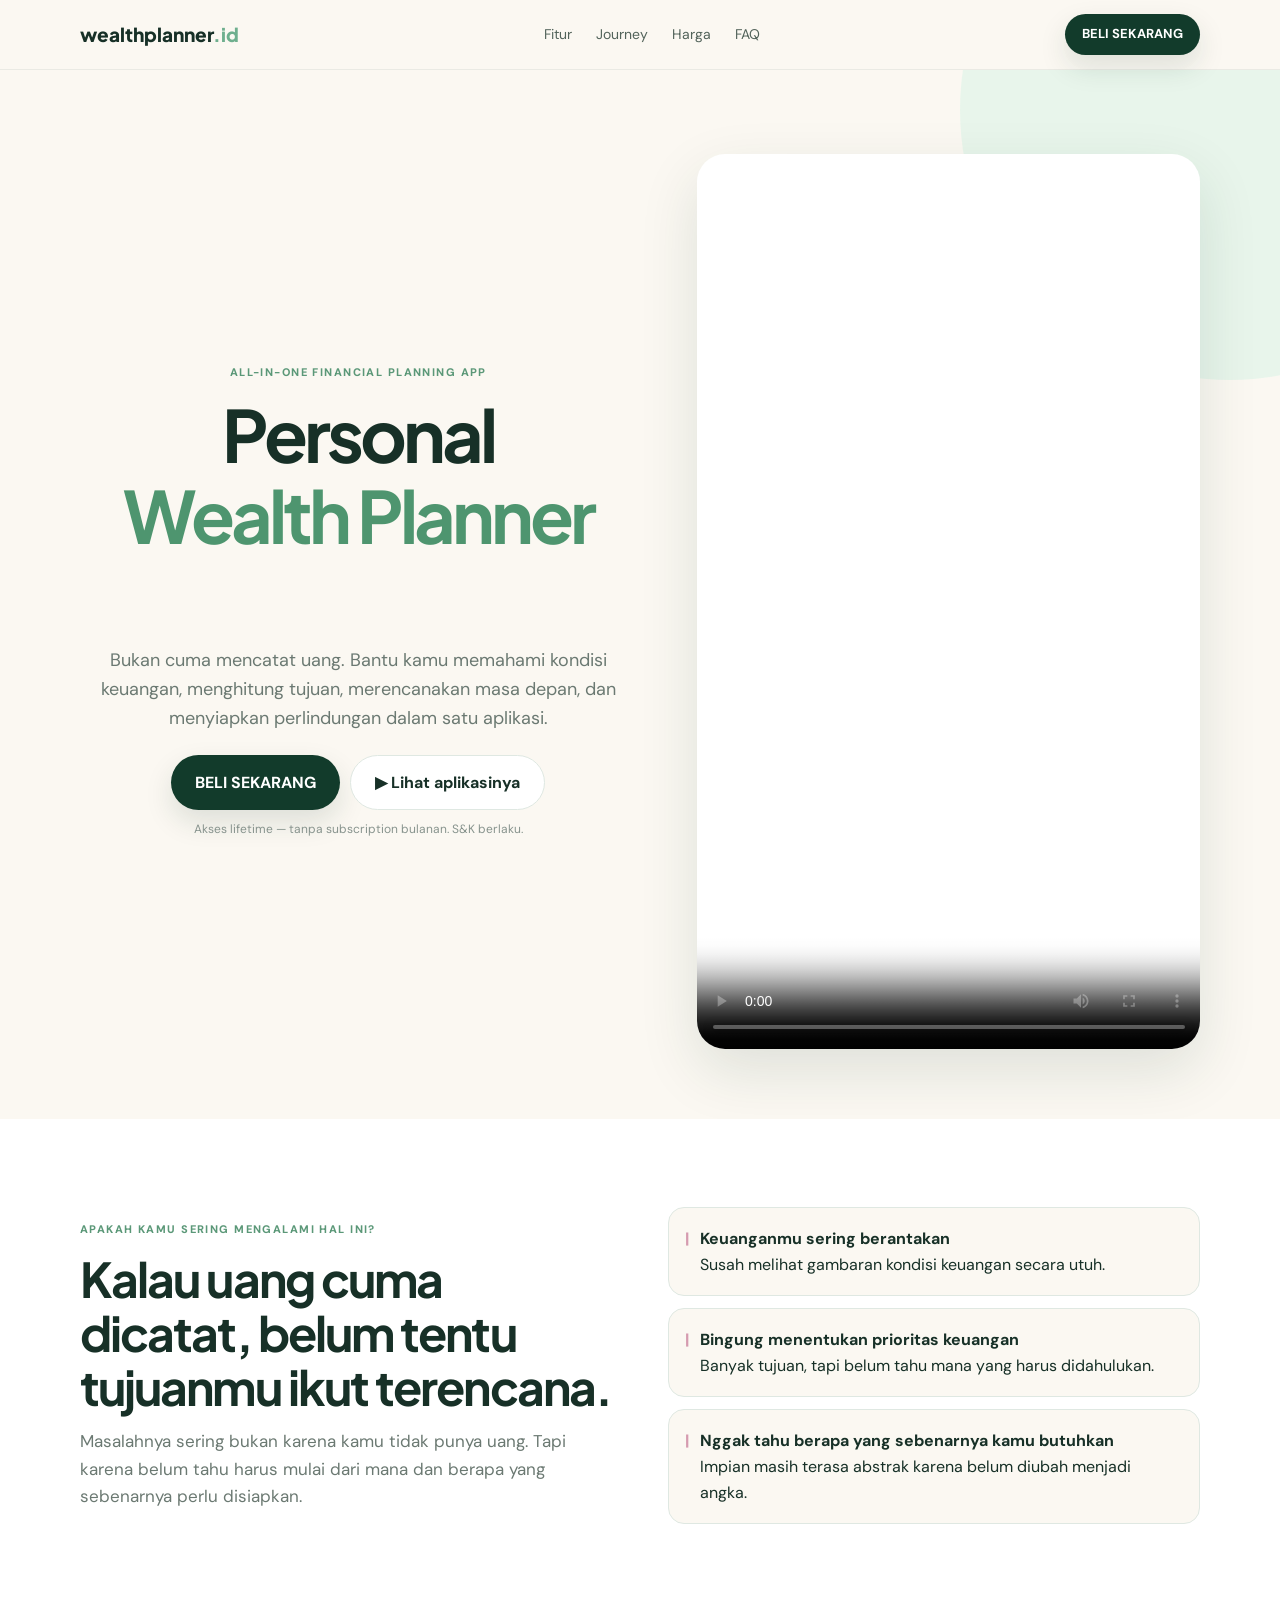
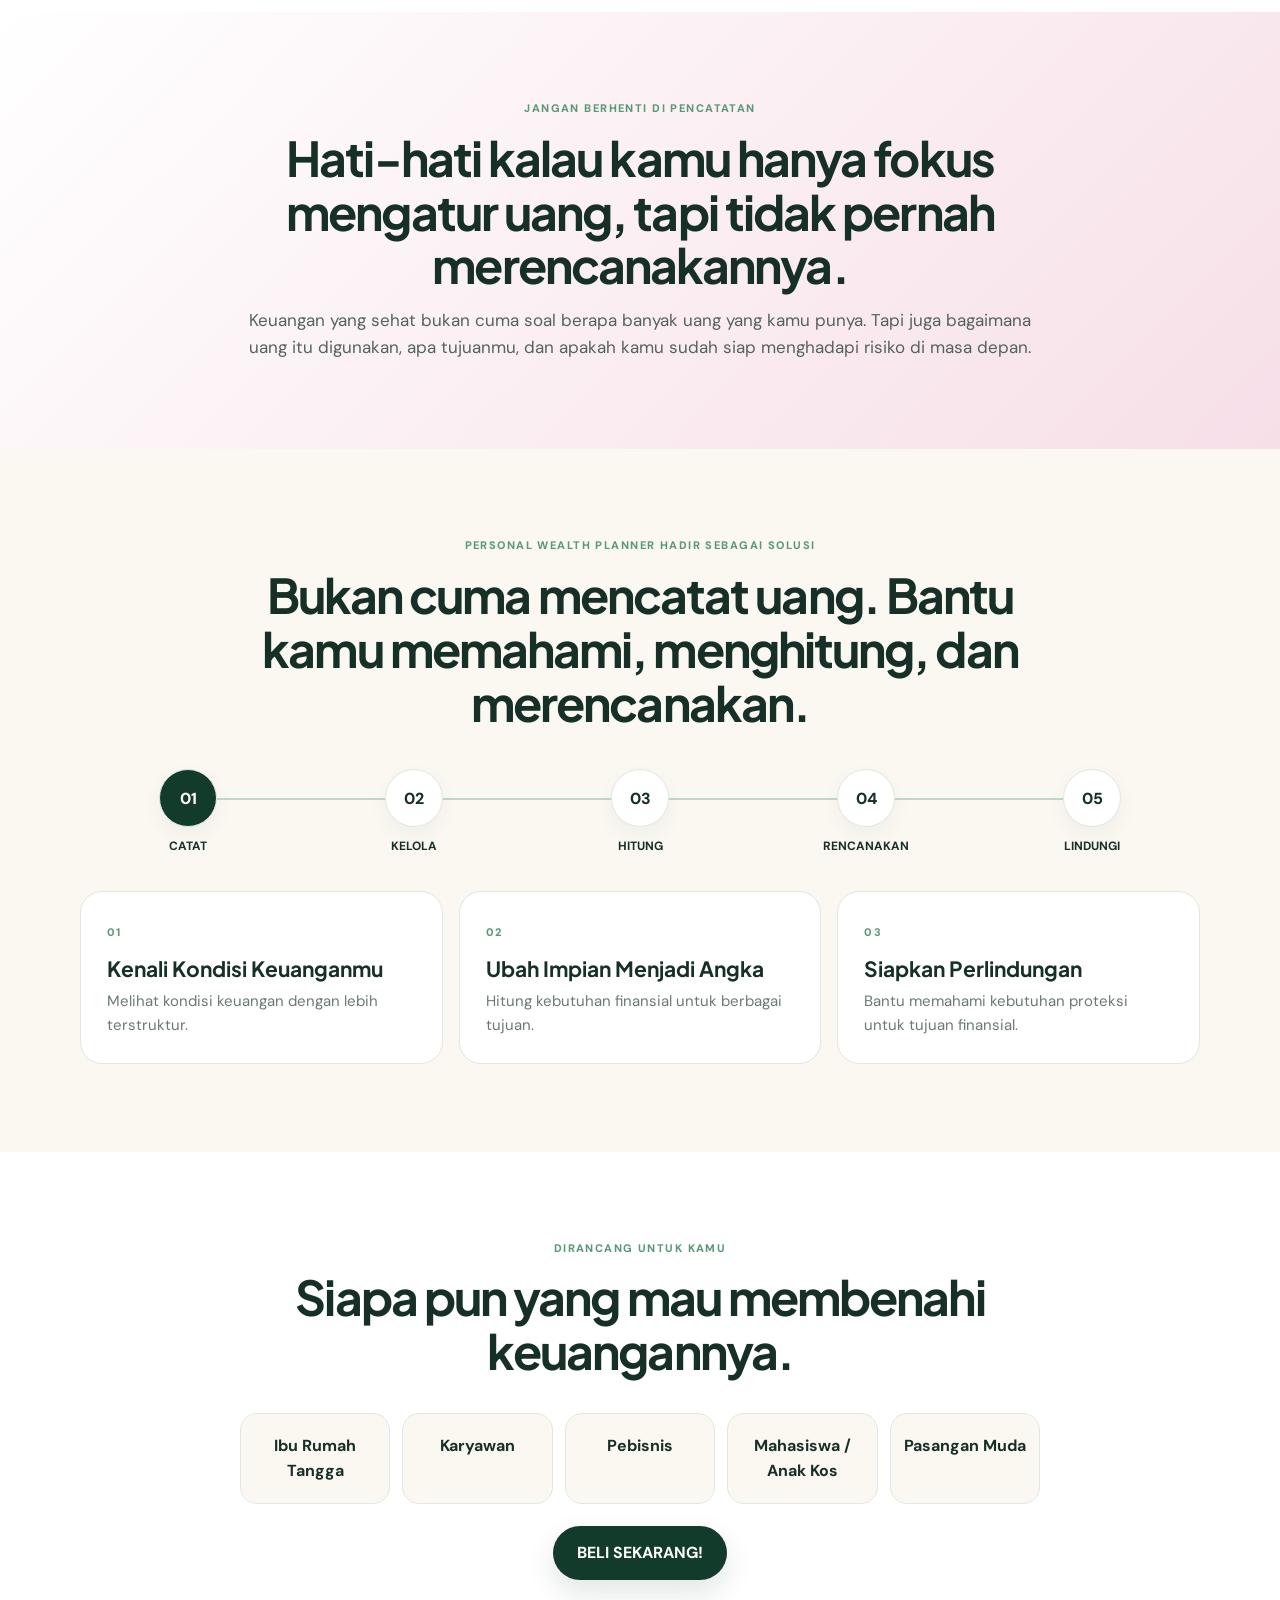
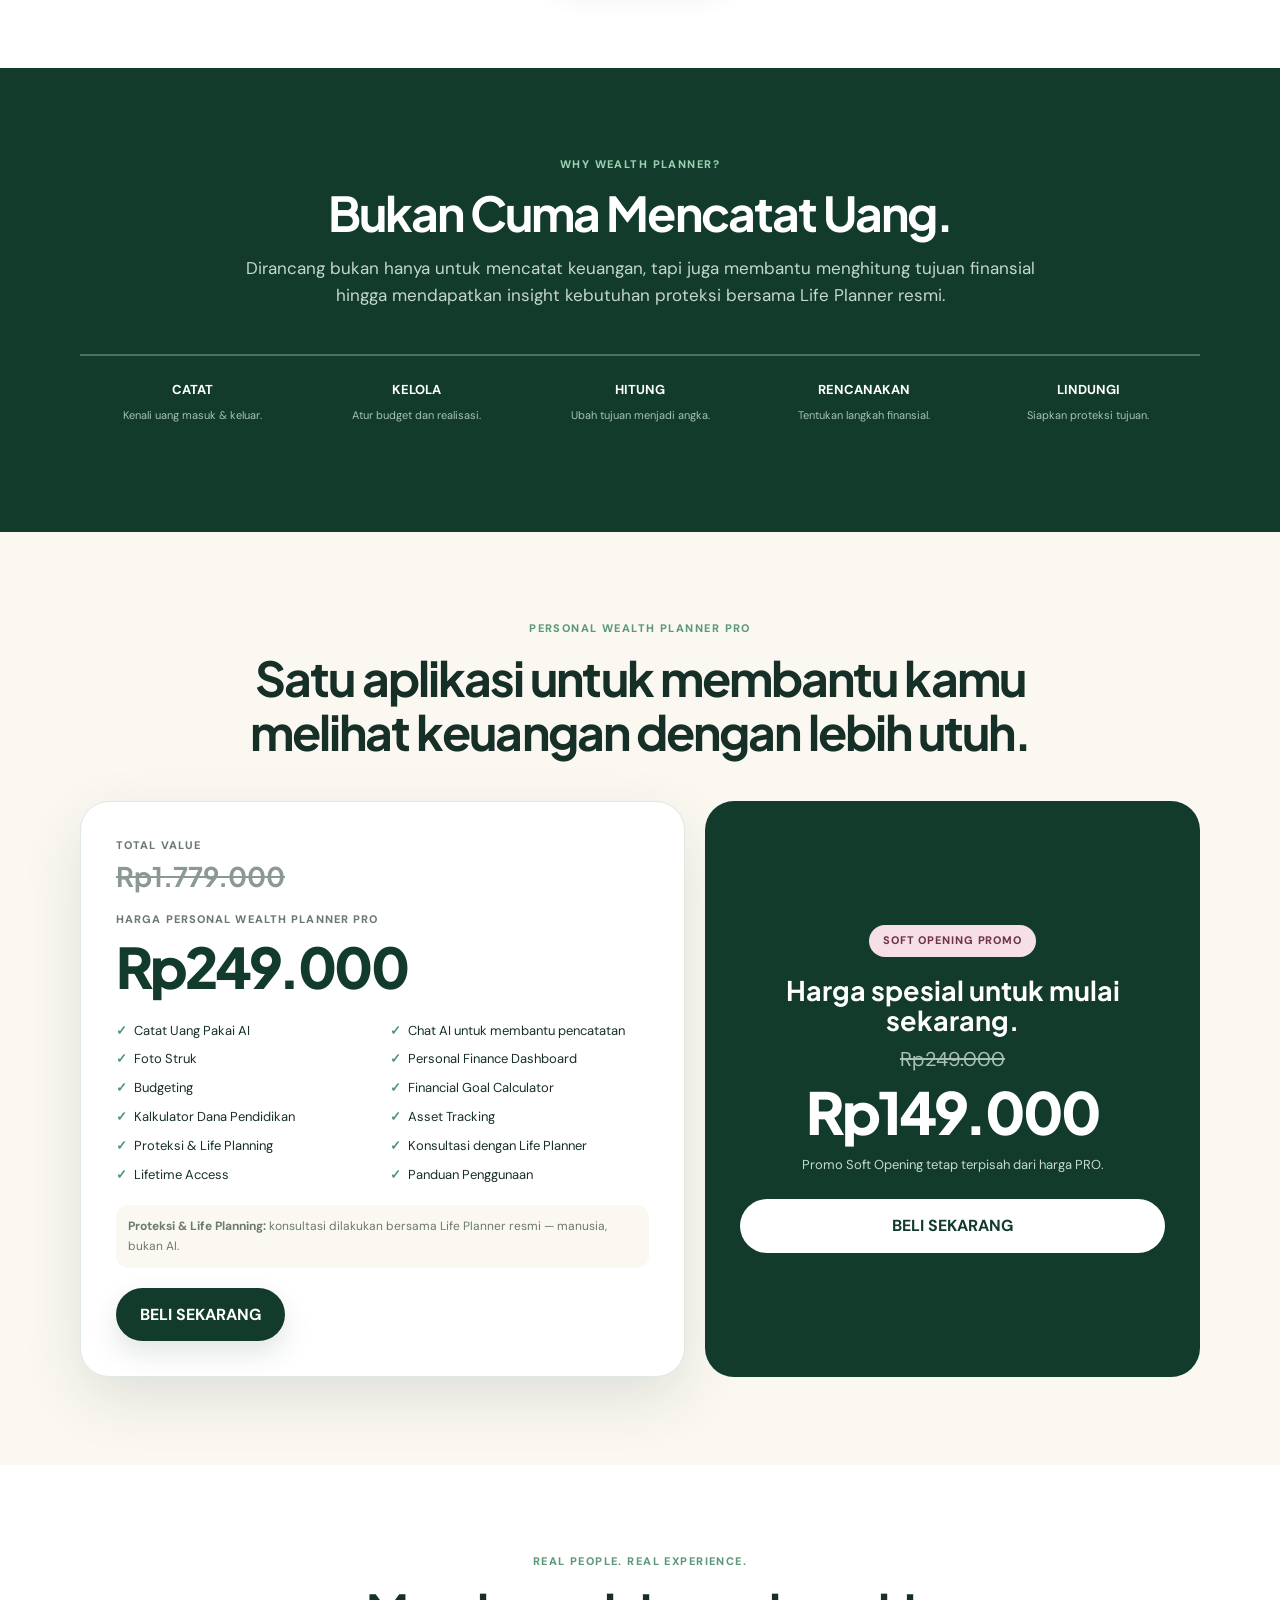
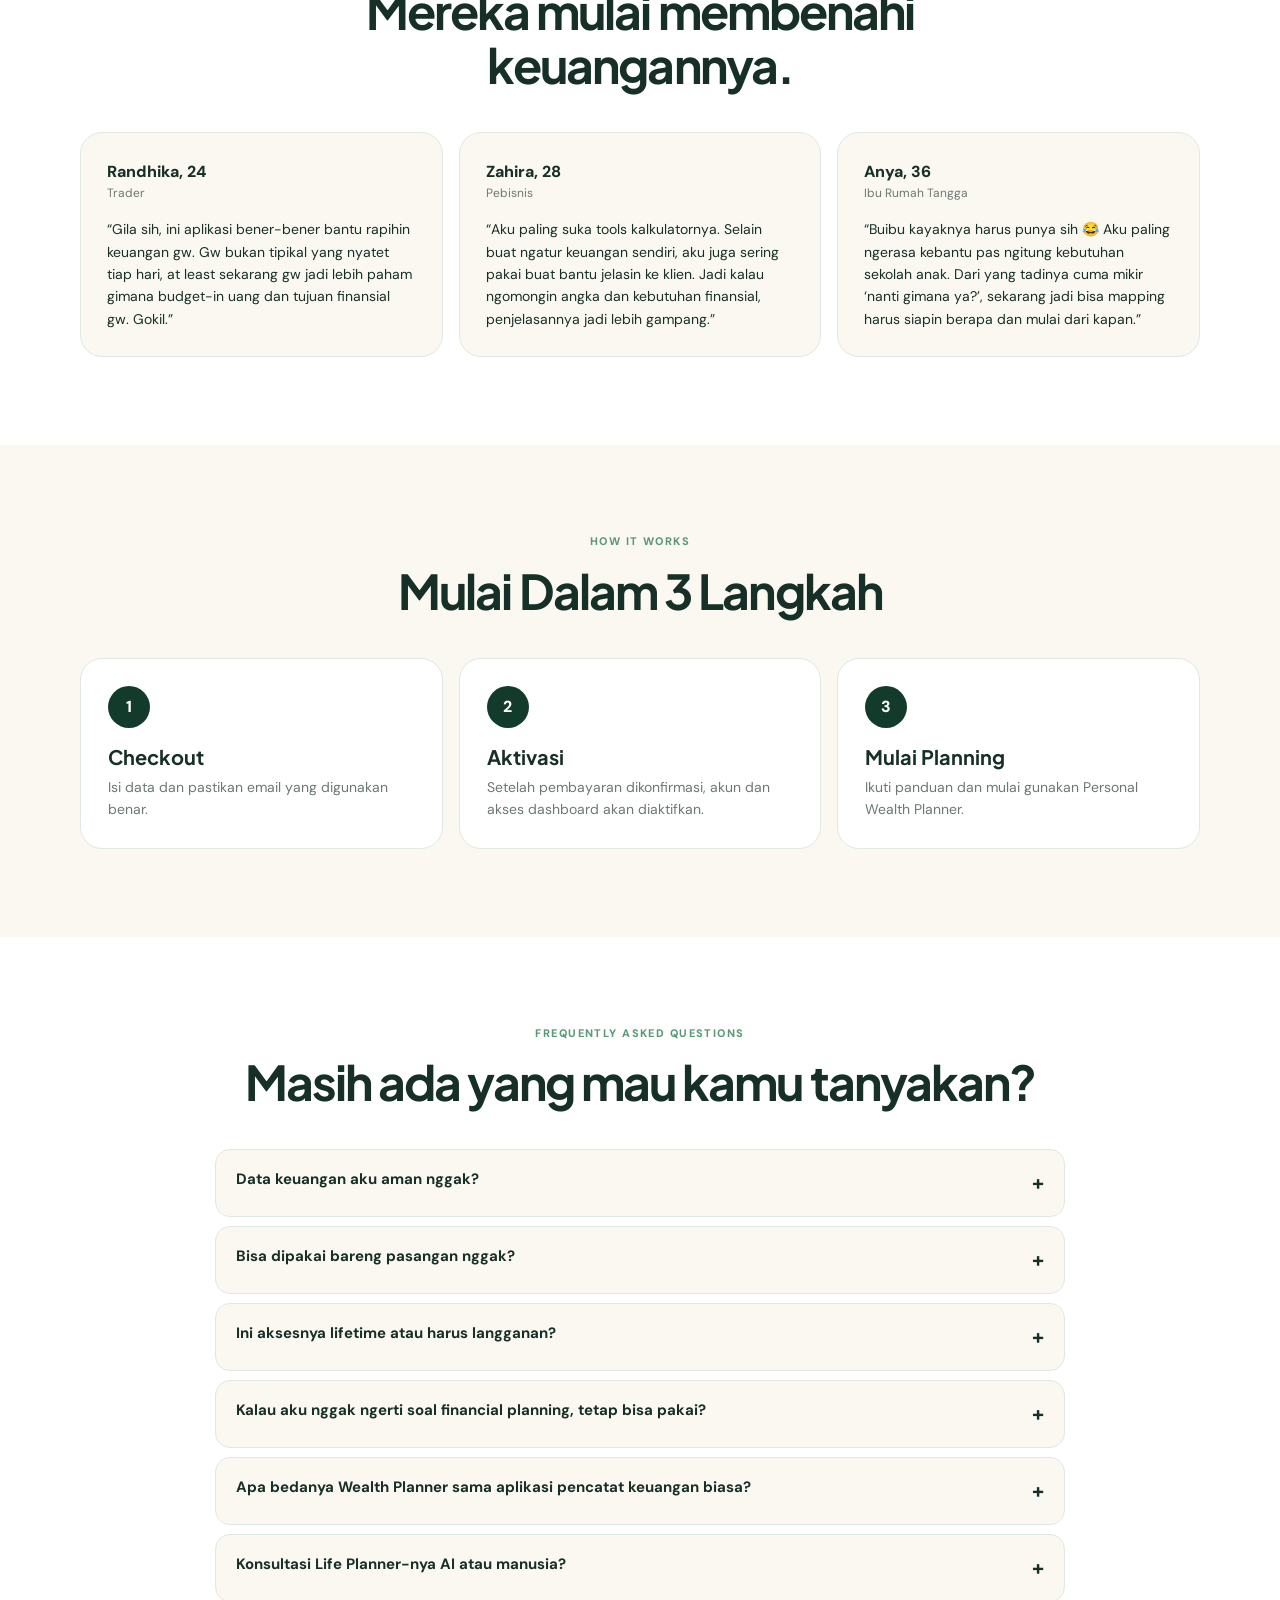
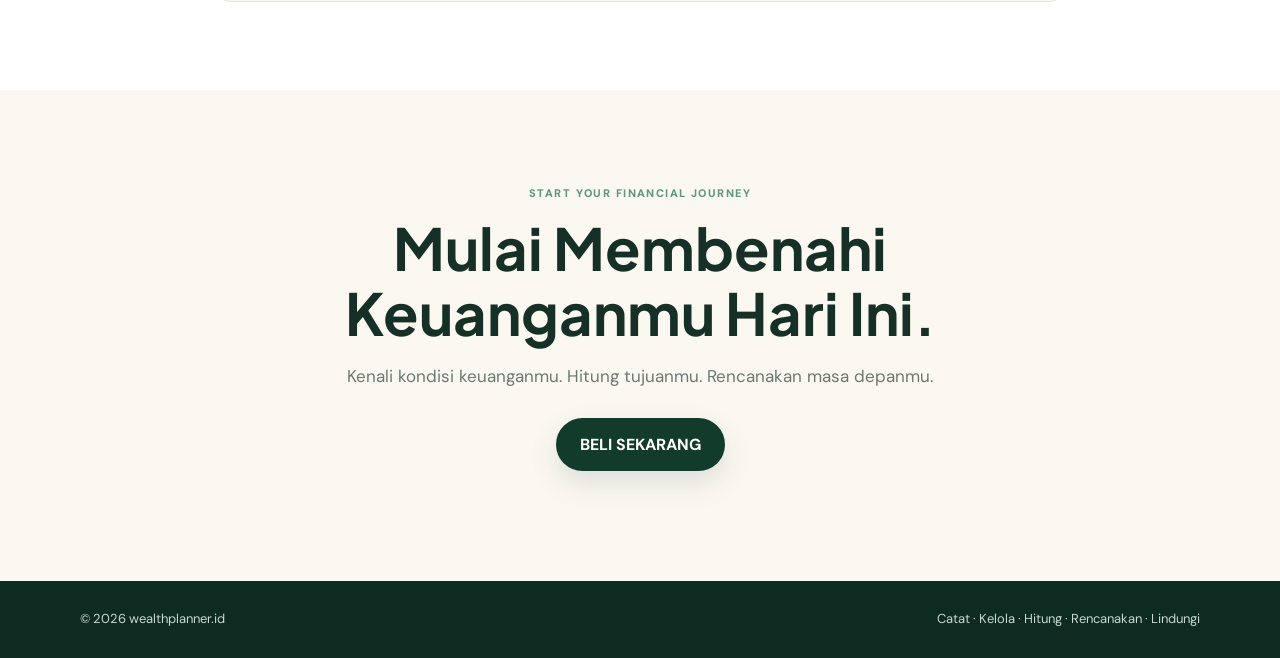
<file: personalwealthplanner.html>
<!doctype html><html lang="id"><head><meta charset="utf-8"><meta name="viewport" content="width=device-width,initial-scale=1"><title>Personal Wealth Planner — All-in-One Financial Planning App</title><meta name="description" content="Personal Wealth Planner membantu kamu mencatat, mengelola, menghitung, merencanakan, dan melindungi tujuan finansial."><link rel="preconnect" href="https://fonts.googleapis.com"><link rel="preconnect" href="https://fonts.gstatic.com" crossorigin><link href="https://fonts.googleapis.com/css2?family=DM+Sans:wght@400;500;600;700&family=Plus+Jakarta+Sans:wght@600;700;800&display=swap" rel="stylesheet"><style>
:root{--g:#123b2b;--g2:#1c5a41;--m:#dff4e9;--p:#f7dfe8;--c:#fbf8f2;--i:#173027;--mut:#6b7972;--l:#dfe8e2;--w:#fff;--sh:0 22px 60px rgba(18,59,43,.12)}*{box-sizing:border-box;margin:0;padding:0}html{scroll-behavior:smooth}body{font-family:'DM Sans',sans-serif;color:var(--i);background:var(--c);line-height:1.6;overflow-x:hidden}h1,h2,h3{font-family:'Plus Jakarta Sans',sans-serif;line-height:1.12}a{text-decoration:none;color:inherit}.wrap{width:min(1120px,calc(100% - 32px));margin:auto}.nav{height:70px;display:flex;align-items:center;position:sticky;top:0;z-index:20;background:#fbf8f2e8;backdrop-filter:blur(15px);border-bottom:1px solid #123b2b12}.nav .wrap{display:flex;align-items:center;justify-content:space-between}.logo{font-family:'Plus Jakarta Sans';font-weight:800;font-size:19px}.logo span{color:#6eaf8e}.navlinks{display:flex;gap:24px;font-size:14px;color:#52635a}.navlinks a:hover{color:var(--g)}.btn,.navcta{display:inline-flex;align-items:center;justify-content:center;border-radius:999px;font-weight:700;transition:.2s}.btn{padding:14px 24px}.primary,.navcta{background:var(--g);color:#fff;box-shadow:0 12px 28px #123b2b20}.btn:hover,.navcta:hover{transform:translateY(-2px);box-shadow:0 16px 34px #123b2b27}.navcta{padding:10px 17px;font-size:13px}.ey{font-size:11px;letter-spacing:.13em;text-transform:uppercase;font-weight:800;color:#5b9878;margin-bottom:13px}.section{padding:88px 0}.center{text-align:center;max-width:800px;margin:auto}.section h2{font-size:clamp(31px,4vw,48px);letter-spacing:-.04em;margin-bottom:15px}.lead{font-size:17px;color:var(--mut)}
.hero{padding:84px 0 70px;position:relative;overflow:hidden}.hero:before{content:"";position:absolute;width:540px;height:540px;border-radius:50%;background:var(--m);right:-220px;top:-230px;opacity:.65}.hero .wrap{display:grid;grid-template-columns:1.05fr .95fr;gap:60px;align-items:center;position:relative;text-align:center}.hero h1{font-size:clamp(44px,6vw,72px);letter-spacing:-.055em;margin-bottom:20px}.hero h1 span{color:#4e956f}.copy{font-size:18px;color:var(--mut);max-width:590px;margin:0 auto 22px}.hero .reveal{text-align:center}.actions{justify-content:center}.words{width:100%;display:flex;justify-content:center}.word{left:50%;transform:translateX(-50%) translateY(10px);white-space:nowrap}.word:nth-child(1),.word:nth-child(2),.word:nth-child(3),.word:nth-child(4){animation-name:wordCenter}@keyframes wordCenter{0%,8%{opacity:0;transform:translateX(-50%) translateY(10px)}15%,32%{opacity:1;transform:translateX(-50%) translateY(0)}40%,100%{opacity:0;transform:translateX(-50%) translateY(-10px)}}.words{height:48px;position:relative;margin-bottom:23px}.word{position:absolute;left:0;top:0;padding:8px 15px;border:1px solid var(--l);background:#fff;border-radius:999px;font-weight:700;opacity:0;animation:word 8s infinite}.word:nth-child(2){animation-delay:2s}.word:nth-child(3){animation-delay:4s}.word:nth-child(4){animation-delay:6s}@keyframes word{0%,8%{opacity:0;transform:translateY(10px)}15%,32%{opacity:1;transform:none}40%,100%{opacity:0;transform:translateY(-10px)}}.actions{display:flex;gap:10px;flex-wrap:wrap}.ghost{background:#fff;border:1px solid var(--l)}.note{font-size:12px;color:#87938d;margin-top:10px}.mock{background:var(--g);padding:17px;border-radius:28px;box-shadow:var(--sh);transform:rotate(1deg);animation:float 5s ease-in-out infinite}@keyframes float{50%{transform:translateY(-7px) rotate(0)}}.mocktop{color:#dceee5;font-size:12px;display:flex;justify-content:space-between;margin-bottom:14px}.screen{background:#f5f8f5;border-radius:20px;padding:20px}.screen small{color:#75837c}.screen strong{display:block;font:800 28px 'Plus Jakarta Sans';margin:3px 0 15px}.minis{display:grid;grid-template-columns:1fr 1fr;gap:9px}.mini{background:#fff;border:1px solid #e3eae5;border-radius:13px;padding:12px}.mini b{font-size:13px}.chart{height:105px;margin-top:10px;border-radius:13px;background:linear-gradient(#dff4e9,transparent);position:relative}.chart:after{content:"";position:absolute;left:10px;right:10px;bottom:18px;height:40px;border-top:3px solid #4e956f;transform:skewY(-8deg)}
.instagram-video{width:100%;max-width:540px;margin:0 auto;border-radius:28px;overflow:hidden;background:#fff;box-shadow:var(--sh);aspect-ratio:9/16}.instagram-video iframe,.instagram-video video{width:100%;height:100%;border:0;display:block;object-fit:cover}@media(max-width:800px){.hero .wrap{grid-template-columns:1fr;gap:32px}.instagram-video{max-width:390px}.hero h1{font-size:clamp(42px,12vw,64px)}.words{height:48px}.word{font-size:14px;max-width:90vw;overflow:hidden;text-overflow:ellipsis}}.white{background:#fff}.problemgrid{display:grid;grid-template-columns:1fr 1fr;gap:55px;align-items:center}.problems{display:grid;gap:12px}.problem{background:var(--c);border:1px solid var(--l);border-radius:16px;padding:18px 20px 18px 31px;position:relative;transition:.2s}.problem:before{content:'|';position:absolute;left:16px;color:#d59bb0;font-weight:800}.problem:hover{transform:translateY(-3px);box-shadow:0 12px 28px #123b2b10}.problem b{display:block}.warning{background:linear-gradient(135deg,#fff,var(--p))}.warning p{max-width:850px;margin:auto;font-size:17px;color:#53635b}.flowwrap{margin-top:40px}.flow{display:grid;grid-template-columns:repeat(5,1fr);gap:10px;position:relative}.flow:before{content:"";position:absolute;left:8%;right:8%;top:29px;height:2px;background:#bfd8c9}.f{text-align:center;position:relative;z-index:1}.dot{width:58px;height:58px;margin:auto;background:#fff;border:1px solid var(--l);border-radius:50%;display:grid;place-items:center;font-weight:800;box-shadow:0 8px 20px #123b2b0d}.f:first-child .dot{background:var(--g);color:#fff}.f b{display:block;font-size:12px;margin-top:10px}.benefits{display:grid;grid-template-columns:repeat(3,1fr);gap:16px;margin-top:34px}.benefit{background:#fff;border:1px solid var(--l);border-radius:22px;padding:26px;transition:.2s}.benefit:hover{transform:translateY(-4px);box-shadow:0 14px 30px #123b2b0d}.benefit h3{font-size:21px;margin:14px 0 8px}.benefit p{font-size:15px;color:var(--mut)}.dark{background:var(--g);color:#fff}.dark .ey{color:#9dd1b4}.dark .lead{color:#c5d7ce}.journey{display:grid;grid-template-columns:repeat(5,1fr);margin-top:45px}.j{padding:20px 12px;text-align:center;border-top:2px solid #47745f}.j strong{font-size:13px}.j span{display:block;color:#a8c2b5;font-size:11px;margin-top:5px}.audience{display:grid;grid-template-columns:repeat(5,1fr);gap:12px;margin:35px 0 22px}.aud{padding:19px 12px;border:1px solid var(--l);border-radius:17px;background:var(--c);text-align:center;font-weight:700;transition:.2s}.aud:hover{transform:translateY(-4px)}.pricegrid{display:grid;grid-template-columns:1.1fr .9fr;gap:20px;margin-top:42px}.pro,.soft{border-radius:29px;padding:35px;overflow:hidden}.pro{background:#fff;border:1px solid var(--l);box-shadow:var(--sh)}.label{font-size:11px;text-transform:uppercase;letter-spacing:.1em;color:var(--mut);font-weight:800}.value{text-decoration:line-through;color:#8b9992;font:700 27px 'Plus Jakarta Sans';margin-top:5px}.price{font:800 56px 'Plus Jakarta Sans';letter-spacing:-.05em;color:var(--g);margin:2px 0 18px}.features{display:grid;grid-template-columns:1fr 1fr;gap:8px 14px;margin:20px 0}.features div{font-size:13px}.features div:before{content:'✓';color:#4e956f;font-weight:800;margin-right:7px}.human{background:var(--c);border-radius:12px;padding:12px;font-size:12px;color:var(--mut);margin-bottom:20px}.soft{background:var(--g);color:#fff;text-align:center;display:flex;flex-direction:column;justify-content:center}.promo{display:inline-block;align-self:center;background:var(--p);color:#6f3349;border-radius:999px;padding:7px 14px;font-size:11px;font-weight:800;letter-spacing:.08em}.soft h3{font-size:27px;margin:18px 0 8px}.old{text-decoration:line-through;color:#a9c0b4;font-size:20px}.softprice{font:800 58px 'Plus Jakarta Sans';letter-spacing:-.05em}.soft p{color:#c6d9d0;font-size:13px;margin:7px 0 23px}.soft .btn{background:#fff;color:var(--g)}.quotes{display:grid;grid-template-columns:repeat(3,1fr);gap:16px;margin-top:40px}.quote{background:var(--c);border:1px solid var(--l);border-radius:22px;padding:26px;transition:.2s}.quote:hover{transform:translateY(-4px)}.person{font-weight:800}.role{font-size:12px;color:var(--mut);margin-bottom:15px}.quote blockquote{font-size:14px}.steps{display:grid;grid-template-columns:repeat(3,1fr);gap:16px;margin-top:40px}.step{background:#fff;border:1px solid var(--l);border-radius:22px;padding:27px}.num{width:42px;height:42px;border-radius:50%;background:var(--g);color:#fff;display:grid;place-items:center;font-weight:800;margin-bottom:18px}.step h3{font-size:20px;margin-bottom:8px}.step p{font-size:14px;color:var(--mut)}.faq{max-width:850px;margin:40px auto 0;display:grid;gap:9px}.item{border:1px solid var(--l);border-radius:15px;background:var(--c);overflow:hidden}.q{width:100%;border:0;background:none;padding:19px 20px;text-align:left;font:700 15px 'DM Sans';display:flex;justify-content:space-between;cursor:pointer;color:var(--i)}.plus{font-size:21px;transition:.2s}.a{display:grid;grid-template-rows:0fr;transition:grid-template-rows .25s}.a>div{overflow:hidden;padding:0 20px;color:var(--mut);font-size:14px}.item.open .a{grid-template-rows:1fr}.item.open .a>div{padding-bottom:19px}.item.open .plus{transform:rotate(45deg)}.final{text-align:center;padding:95px 0 110px}.final h2{max-width:780px;margin:0 auto 17px;font-size:clamp(34px,5vw,58px)}.final p{color:var(--mut);font-size:17px;margin:0 auto 28px;max-width:620px}.footer{background:#0d2b20;color:#c8d8d0;padding:28px 0;font-size:13px}.footer .wrap{display:flex;justify-content:space-between}.reveal{opacity:0;transform:translateY(22px);transition:.7s}.reveal.show{opacity:1;transform:none}@media(max-width:900px){.navlinks{display:none}.hero .wrap,.problemgrid,.pricegrid{grid-template-columns:1fr}.benefits,.quotes,.steps{grid-template-columns:1fr}.audience,.journey{grid-template-columns:repeat(2,1fr)}.journey .j{border-top:0;border-left:2px solid #47745f;text-align:left}.flow{grid-template-columns:repeat(5,135px);overflow:auto;padding-bottom:10px}.flow:before{display:none}.mock{transform:none}.features{grid-template-columns:1fr}}@media(max-width:560px){.wrap{width:calc(100% - 28px)}.navcta{padding:9px 13px}.hero{padding-top:58px}.hero h1{font-size:43px}.copy{font-size:16px}.section{padding:70px 0}.features{grid-template-columns:1fr}.audience{grid-template-columns:1fr 1fr}.pricegrid{gap:14px}.pro,.soft{padding:27px 21px}.features{grid-template-columns:1fr}.price,.softprice{font-size:48px}.footer .wrap{display:grid;gap:5px}}@media(prefers-reduced-motion:reduce){html{scroll-behavior:auto}.word,.mock{animation:none}.reveal{opacity:1;transform:none;transition:none}.btn,.problem,.benefit,.aud,.quote{transition:none}}
</style><style>
/* HERO FLASHCARD CENTER FIX */
.words{position:relative;text-align:center;display:block;width:100%;}
.word{left:50% !important;right:auto !important;transform:translateX(-50%) translateY(10px) !important;}
.word:nth-child(1),.word:nth-child(2),.word:nth-child(3),.word:nth-child(4){animation-name:wordCenter !important;}
@keyframes wordCenter{0%,8%{opacity:0;transform:translateX(-50%) translateY(10px) !important}15%,32%{opacity:1;transform:translateX(-50%) translateY(0) !important}40%,100%{opacity:0;transform:translateX(-50%) translateY(-10px) !important}}
</style>
</head><body>
<nav class="nav"><div class="wrap"><a class="logo" href="https://www.wealthplanner.id/">wealthplanner<span>.id</span></a><div class="navlinks"><a href="#fitur">Fitur</a><a href="#journey">Journey</a><a href="#harga">Harga</a><a href="#faq">FAQ</a></div><a class="navcta" href="/checkout.html?product=bundle">BELI SEKARANG</a></div></nav>
<main>
<section class="hero"><div class="wrap"><div class="reveal"><div class="ey">All-in-One Financial Planning App</div><h1>Personal<br><span>Wealth Planner</span></h1><div class="words"><span class="word">Catat Uang dengan AI</span><span class="word">Kelola Keuangan</span><span class="word">Hitung Impian</span><span class="word">Lindungi Tujuan Finansial</span></div><p class="copy">Bukan cuma mencatat uang. Bantu kamu memahami kondisi keuangan, menghitung tujuan, merencanakan masa depan, dan menyiapkan perlindungan dalam satu aplikasi.</p><div class="actions"><a class="btn primary" href="/checkout.html?product=bundle">BELI SEKARANG</a><a class="btn ghost" href="https://www.instagram.com/reel/DddaXpnuSnU/?utm_source=ig_web_copy_link&stkn=MzRlODBiNWFlZA==" target="_blank" rel="noopener">▶ Lihat aplikasinya</a></div><div class="note">Akses lifetime — tanpa subscription bulanan. S&K berlaku.</div></div><div class="instagram-video reveal"><video controls playsinline preload="metadata" poster="https://res.cloudinary.com/pzahgmu5/video/upload/so_0,f_jpg,q_auto/v1790181470/Video_Demo.jpg"><source src="https://res.cloudinary.com/pzahgmu5/video/upload/f_mp4,q_auto/v1790181470/Video_Demo.mp4" type="video/mp4">Browser kamu tidak mendukung video.</video></div></div></section>
<section class="section white"><div class="wrap problemgrid"><div class="reveal"><div class="ey">Apakah kamu sering mengalami hal ini?</div><h2>Kalau uang cuma dicatat, belum tentu tujuanmu ikut terencana.</h2><p class="lead">Masalahnya sering bukan karena kamu tidak punya uang. Tapi karena belum tahu harus mulai dari mana dan berapa yang sebenarnya perlu disiapkan.</p></div><div class="problems reveal"><div class="problem"><b>Keuanganmu sering berantakan</b><span>Susah melihat gambaran kondisi keuangan secara utuh.</span></div><div class="problem"><b>Bingung menentukan prioritas keuangan</b><span>Banyak tujuan, tapi belum tahu mana yang harus didahulukan.</span></div><div class="problem"><b>Nggak tahu berapa yang sebenarnya kamu butuhkan</b><span>Impian masih terasa abstrak karena belum diubah menjadi angka.</span></div></div></div></section>
<section class="section warning"><div class="wrap center reveal"><div class="ey">Jangan berhenti di pencatatan</div><h2>Hati-hati kalau kamu hanya fokus mengatur uang, tapi tidak pernah merencanakannya.</h2><p>Keuangan yang sehat bukan cuma soal berapa banyak uang yang kamu punya. Tapi juga bagaimana uang itu digunakan, apa tujuanmu, dan apakah kamu sudah siap menghadapi risiko di masa depan.</p></div></section>
<section id="fitur" class="section"><div class="wrap"><div class="center reveal"><div class="ey">Personal Wealth Planner Hadir Sebagai Solusi</div><h2>Bukan cuma mencatat uang. Bantu kamu memahami, menghitung, dan merencanakan.</h2></div><div class="flowwrap"><div class="flow"><div class="f"><div class="dot">01</div><b>CATAT</b></div><div class="f"><div class="dot">02</div><b>KELOLA</b></div><div class="f"><div class="dot">03</div><b>HITUNG</b></div><div class="f"><div class="dot">04</div><b>RENCANAKAN</b></div><div class="f"><div class="dot">05</div><b>LINDUNGI</b></div></div></div><div class="benefits"><article class="benefit reveal"><span class="ey">01</span><h3>Kenali Kondisi Keuanganmu</h3><p>Melihat kondisi keuangan dengan lebih terstruktur.</p></article><article class="benefit reveal"><span class="ey">02</span><h3>Ubah Impian Menjadi Angka</h3><p>Hitung kebutuhan finansial untuk berbagai tujuan.</p></article><article class="benefit reveal"><span class="ey">03</span><h3>Siapkan Perlindungan</h3><p>Bantu memahami kebutuhan proteksi untuk tujuan finansial.</p></article></div></div></section>
<section class="section white"><div class="wrap center"><div class="ey reveal">Dirancang Untuk Kamu</div><h2 class="reveal">Siapa pun yang mau membenahi keuangannya.</h2><div class="audience"><div class="aud reveal">Ibu Rumah Tangga</div><div class="aud reveal">Karyawan</div><div class="aud reveal">Pebisnis</div><div class="aud reveal">Mahasiswa / Anak Kos</div><div class="aud reveal">Pasangan Muda</div></div><a class="btn primary" href="/checkout.html?product=bundle">BELI SEKARANG!</a></div></section>
<section id="journey" class="section dark"><div class="wrap"><div class="center reveal"><div class="ey">Why Wealth Planner?</div><h2>Bukan Cuma Mencatat Uang.</h2><p class="lead">Dirancang bukan hanya untuk mencatat keuangan, tapi juga membantu menghitung tujuan finansial hingga mendapatkan insight kebutuhan proteksi bersama Life Planner resmi.</p></div><div class="journey"><div class="j"><strong>CATAT</strong><span>Kenali uang masuk &amp; keluar.</span></div><div class="j"><strong>KELOLA</strong><span>Atur budget dan realisasi.</span></div><div class="j"><strong>HITUNG</strong><span>Ubah tujuan menjadi angka.</span></div><div class="j"><strong>RENCANAKAN</strong><span>Tentukan langkah finansial.</span></div><div class="j"><strong>LINDUNGI</strong><span>Siapkan proteksi tujuan.</span></div></div></div></section>
<section id="harga" class="section"><div class="wrap"><div class="center reveal"><div class="ey">Personal Wealth Planner PRO</div><h2>Satu aplikasi untuk membantu kamu melihat keuangan dengan lebih utuh.</h2></div><div class="pricegrid"><article class="pro reveal"><div class="label">Total Value</div><div class="value">Rp1.779.000</div><div class="label" style="margin-top:18px">Harga Personal Wealth Planner PRO</div><div class="price">Rp249.000</div><div class="features"><div>Catat Uang Pakai AI</div><div>Chat AI untuk membantu pencatatan</div><div>Foto Struk</div><div>Personal Finance Dashboard</div><div>Budgeting</div><div>Financial Goal Calculator</div><div>Kalkulator Dana Pendidikan</div><div>Asset Tracking</div><div>Proteksi &amp; Life Planning</div><div>Konsultasi dengan Life Planner</div><div>Lifetime Access</div><div>Panduan Penggunaan</div></div><div class="human"><b>Proteksi &amp; Life Planning:</b> konsultasi dilakukan bersama Life Planner resmi — manusia, bukan AI.</div><a class="btn primary" href="/checkout.html?product=bundle">BELI SEKARANG</a></article><article class="soft reveal"><span class="promo">SOFT OPENING PROMO</span><h3>Harga spesial untuk mulai sekarang.</h3><div class="old">Rp249.000</div><div class="softprice">Rp149.000</div><p>Promo Soft Opening tetap terpisah dari harga PRO.</p><a class="btn" href="/checkout.html?product=bundle">BELI SEKARANG</a></article></div></div></section>
<section class="section white"><div class="wrap"><div class="center reveal"><div class="ey">Real People. Real Experience.</div><h2>Mereka mulai membenahi keuangannya.</h2></div><div class="quotes"><article class="quote reveal"><div class="person">Randhika, 24</div><div class="role">Trader</div><blockquote>“Gila sih, ini aplikasi bener-bener bantu rapihin keuangan gw. Gw bukan tipikal yang nyatet tiap hari, at least sekarang gw jadi lebih paham gimana budget-in uang dan tujuan finansial gw. Gokil.”</blockquote></article><article class="quote reveal"><div class="person">Zahira, 28</div><div class="role">Pebisnis</div><blockquote>“Aku paling suka tools kalkulatornya. Selain buat ngatur keuangan sendiri, aku juga sering pakai buat bantu jelasin ke klien. Jadi kalau ngomongin angka dan kebutuhan finansial, penjelasannya jadi lebih gampang.”</blockquote></article><article class="quote reveal"><div class="person">Anya, 36</div><div class="role">Ibu Rumah Tangga</div><blockquote>“Buibu kayaknya harus punya sih 😂 Aku paling ngerasa kebantu pas ngitung kebutuhan sekolah anak. Dari yang tadinya cuma mikir ‘nanti gimana ya?’, sekarang jadi bisa mapping harus siapin berapa dan mulai dari kapan.”</blockquote></article></div></div></section>
<section class="section"><div class="wrap"><div class="center reveal"><div class="ey">How It Works</div><h2>Mulai Dalam 3 Langkah</h2></div><div class="steps"><article class="step reveal"><div class="num">1</div><h3>Checkout</h3><p>Isi data dan pastikan email yang digunakan benar.</p></article><article class="step reveal"><div class="num">2</div><h3>Aktivasi</h3><p>Setelah pembayaran dikonfirmasi, akun dan akses dashboard akan diaktifkan.</p></article><article class="step reveal"><div class="num">3</div><h3>Mulai Planning</h3><p>Ikuti panduan dan mulai gunakan Personal Wealth Planner.</p></article></div></div></section>
<section id="faq" class="section white"><div class="wrap"><div class="center reveal"><div class="ey">Frequently Asked Questions</div><h2>Masih ada yang mau kamu tanyakan?</h2></div><div class="faq"><div class="item reveal"><button class="q">Data keuangan aku aman nggak?<span class="plus">+</span></button><div class="a"><div>Aman. Data keuangan itu sifatnya pribadi. Hanya kamu dan sistem yang tahu, dan data tersebut digunakan untuk membantu proses pencatatan dan financial planning kamu.</div></div></div><div class="item reveal"><button class="q">Bisa dipakai bareng pasangan nggak?<span class="plus">+</span></button><div class="a"><div>Bisa. Justru lebih enak kalau dipakai bareng pasangan buat ngobrolin kondisi keuangan, budgeting, sampai tujuan finansial. Jadi nggak cuma satu orang yang tahu kondisi keuangan keluarga.</div></div></div><div class="item reveal"><button class="q">Ini aksesnya lifetime atau harus langganan?<span class="plus">+</span></button><div class="a"><div>Sejauh ini, iya, aksesnya lifetime. Jadi kamu nggak perlu bayar subscription bulanan. Tapi tetap ada S&amp;K yang berlaku untuk penggunaan layanan dan fitur di dalamnya.</div></div></div><div class="item reveal"><button class="q">Kalau aku nggak ngerti soal financial planning, tetap bisa pakai?<span class="plus">+</span></button><div class="a"><div>Bisa banget. Wealth Planner memang dibuat supaya kamu nggak harus jago finansial dulu. Tinggal ikuti alurnya, isi data yang dibutuhkan, dan gunakan kalkulator serta dashboard-nya untuk bantu memahami kondisi keuangan kamu.</div></div></div><div class="item reveal"><button class="q">Apa bedanya Wealth Planner sama aplikasi pencatat keuangan biasa?<span class="plus">+</span></button><div class="a"><div>Kalau aplikasi pencatat biasanya fokus ke uang masuk dan keluar, Wealth Planner nggak berhenti di situ. Kamu juga bisa budgeting, menghitung tujuan finansial, menghitung dana pendidikan, tracking aset, sampai mendapatkan insight kebutuhan proteksi.</div></div></div><div class="item reveal"><button class="q">Konsultasi Life Planner-nya AI atau manusia?<span class="plus">+</span></button><div class="a"><div>Manusia. Untuk bagian Life Planning dan kebutuhan proteksi, kamu bisa mendapatkan konsultasi bersama Life Planner resmi. Jadi bukan sekadar ngobrol dengan AI.</div></div></div></div></div></section>
<section class="final"><div class="wrap reveal"><div class="ey">Start Your Financial Journey</div><h2>Mulai Membenahi Keuanganmu Hari Ini.</h2><p>Kenali kondisi keuanganmu. Hitung tujuanmu. Rencanakan masa depanmu.</p><a class="btn primary" href="/checkout.html?product=bundle">BELI SEKARANG</a></div></section></main><footer class="footer"><div class="wrap"><span>© 2026 wealthplanner.id</span><span>Catat · Kelola · Hitung · Rencanakan · Lindungi</span></div></footer>
<script>const r=document.querySelectorAll('.reveal');const o=new IntersectionObserver(es=>es.forEach(e=>{if(e.isIntersecting){e.target.classList.add('show');o.unobserve(e.target)}}),{threshold:.12});r.forEach(x=>o.observe(x));document.querySelectorAll('.q').forEach(b=>b.onclick=()=>{let i=b.parentElement;document.querySelectorAll('.item').forEach(x=>x!==i&&x.classList.remove('open'));i.classList.toggle('open')});</script></body></html>
</file>
<file: theme.css>
/* ────────────────────────────────────────────────────────────
   wealthplanner.id design tokens
   ──────────────────────────────────────────────────────────── */

:root {
  --accent: #FFB800;
  --accent-ink: #1a1400;  /* readable text on accent */

  /* DARK (default) */
  --bg: #0A0A0A;
  --bg-2: #111111;
  --surface: #161616;
  --surface-2: #1C1C1C;
  --border: #262626;
  --border-strong: #353535;
  --ink: #F4F2EC;
  --ink-2: #BFBDB5;
  --muted: #7A7870;
  --positive: #5EE5B0;
  --negative: #FF6B6B;
  --chip: rgba(255,255,255,.06);
  --chip-hover: rgba(255,255,255,.1);
  --grad-edge: rgba(255,184,0,0.10);
  --shadow-lg: 0 30px 80px -20px rgba(0,0,0,0.6);
}

html[data-theme="light"] {
  --bg: #FAF8F3;
  --bg-2: #F2EFE6;
  --surface: #FFFFFF;
  --surface-2: #F7F4EC;
  --border: #E5E1D4;
  --border-strong: #C9C3B1;
  --ink: #0B0B0A;
  --ink-2: #3A3A36;
  --muted: #6F6C62;
  --positive: #197D58;
  --negative: #C03A3A;
  --chip: rgba(0,0,0,.04);
  --chip-hover: rgba(0,0,0,.07);
  --grad-edge: rgba(255,184,0,0.20);
  --shadow-lg: 0 30px 60px -25px rgba(20,16,0,0.20);
}

* { box-sizing: border-box; }
html, body { margin: 0; padding: 0; }
html { background: var(--bg); }
body {
  background: var(--bg);
  color: var(--ink);
  font-family: "DM Sans", ui-sans-serif, system-ui, -apple-system, sans-serif;
  font-size: 16px;
  line-height: 1.5;
  -webkit-font-smoothing: antialiased;
  text-rendering: optimizeLegibility;
  font-feature-settings: "ss01" on, "cv11" on;
  transition: background-color .3s ease, color .3s ease;
}

::selection { background: var(--accent); color: var(--accent-ink); }

/* Headlines */
.display, h1, h2, h3, h4 {
  font-family: "Plus Jakarta Sans", "DM Sans", system-ui, sans-serif;
  font-weight: 700;
  letter-spacing: -0.025em;
  line-height: 0.95;
  font-feature-settings: "ss01" on;
  margin: 0;
  color: var(--ink);
}
h1 { font-size: clamp(40px, 6.5vw, 96px); letter-spacing: -0.035em; }
h2 { font-size: clamp(32px, 4.5vw, 64px); letter-spacing: -0.03em; }
h3 { font-size: clamp(22px, 2.4vw, 32px); letter-spacing: -0.02em; line-height: 1.05; }
h4 { font-size: 18px; letter-spacing: -0.01em; line-height: 1.2; font-weight: 600; }
p { margin: 0; }

.mono {
  font-family: "JetBrains Mono", ui-monospace, monospace;
  font-feature-settings: "ss01" on, "ss02" on;
}

/* Buttons */
.btn {
  --bg-btn: var(--ink);
  --fg-btn: var(--bg);
  appearance: none;
  border: 0;
  font: inherit;
  font-weight: 600;
  font-size: 15px;
  letter-spacing: -0.005em;
  padding: 14px 22px;
  border-radius: 999px;
  background: var(--bg-btn);
  color: var(--fg-btn);
  cursor: pointer;
  display: inline-flex;
  align-items: center;
  gap: 8px;
  transition: transform .15s ease, background .2s ease, opacity .2s ease;
  white-space: nowrap;
  text-decoration: none;
}
.btn:hover { transform: translateY(-1px); }
.btn:active { transform: translateY(0); }
.btn-primary { --bg-btn: var(--accent); --fg-btn: var(--accent-ink); }
.btn-secondary { --bg-btn: var(--chip); --fg-btn: var(--ink); }
.btn-ghost { --bg-btn: transparent; --fg-btn: var(--ink); padding: 12px 16px; }
.btn-ghost:hover { background: var(--chip); }
.btn-outline { --bg-btn: transparent; --fg-btn: var(--ink); border: 1px solid var(--border-strong); }
.btn-outline:hover { background: var(--chip); }
.btn-sm { padding: 9px 14px; font-size: 13px; }
.btn-lg { padding: 18px 28px; font-size: 17px; }

/* Card */
.card {
  background: var(--surface);
  border: 1px solid var(--border);
  border-radius: 24px;
  padding: 24px;
  transition: border-color .2s ease, transform .2s ease;
}
.card-hover:hover { border-color: var(--border-strong); }
.card-tight { padding: 16px; border-radius: 18px; }

/* Tag/Chip */
.tag {
  display: inline-flex;
  align-items: center;
  gap: 6px;
  background: var(--chip);
  color: var(--ink-2);
  border-radius: 999px;
  padding: 6px 12px;
  font-size: 12px;
  font-weight: 500;
  letter-spacing: 0.01em;
  white-space: nowrap;
}
.tag-accent { background: var(--accent); color: var(--accent-ink); font-weight: 600; }
.tag-outline { background: transparent; border: 1px solid var(--border-strong); color: var(--ink-2); }

/* Layout */
.wrap { max-width: 1240px; margin: 0 auto; padding: 0 24px; }
.wrap-tight { max-width: 1040px; margin: 0 auto; padding: 0 24px; }
.wrap-narrow { max-width: 760px; margin: 0 auto; padding: 0 24px; }

/* Inputs */
.input, .select, .textarea {
  width: 100%;
  background: var(--surface);
  border: 1px solid var(--border);
  border-radius: 14px;
  padding: 14px 16px;
  color: var(--ink);
  font: inherit;
  font-size: 15px;
  outline: none;
  transition: border-color .2s ease, background .2s ease;
}
.input:focus, .select:focus, .textarea:focus { border-color: var(--accent); }
.input::placeholder, .textarea::placeholder { color: var(--muted); }

.label-sm {
  display: block;
  font-size: 12px;
  font-weight: 600;
  text-transform: uppercase;
  letter-spacing: 0.08em;
  color: var(--muted);
  margin-bottom: 8px;
}

/* Grid helpers */
.grid { display: grid; gap: 16px; }
.row { display: flex; gap: 12px; align-items: center; }
.row-between { display: flex; gap: 12px; align-items: center; justify-content: space-between; }
.stack { display: flex; flex-direction: column; gap: 12px; }

/* Utility */
.muted { color: var(--muted); }
.ink-2 { color: var(--ink-2); }
.accent { color: var(--accent); }
.divider { height: 1px; background: var(--border); width: 100%; }

/* Sticker shapes (playful accents) */
.sticker {
  display: inline-flex;
  align-items: center;
  justify-content: center;
  background: var(--accent);
  color: var(--accent-ink);
  border-radius: 999px;
  padding: 8px 14px;
  font-weight: 700;
  font-size: 12px;
  letter-spacing: 0.02em;
  text-transform: uppercase;
}

/* Marquee */
@keyframes marquee {
  from { transform: translateX(0); }
  to   { transform: translateX(-50%); }
}
.marquee { display: flex; animation: marquee 40s linear infinite; gap: 48px; width: max-content; }
.marquee-row { overflow: hidden; padding: 24px 0; mask-image: linear-gradient(90deg, transparent, #000 8%, #000 92%, transparent); }

/* Hide scrollbars where needed */
.no-scrollbar::-webkit-scrollbar { display: none; }
.no-scrollbar { scrollbar-width: none; }

/* Animation utils */
.pop-in { animation: popIn .5s cubic-bezier(.2,.8,.2,1.05) both; }
@keyframes popIn {
  from { opacity: 0; transform: translateY(8px); }
  to   { opacity: 1; transform: none; }
}

/* Avatar placeholder */
.avatar {
  width: 44px; height: 44px;
  border-radius: 50%;
  background: linear-gradient(135deg, var(--accent), color-mix(in oklab, var(--accent) 50%, var(--bg)));
  display: inline-flex;
  align-items: center;
  justify-content: center;
  color: var(--accent-ink);
  font-weight: 700;
  font-family: "Plus Jakarta Sans", sans-serif;
}

/* Image placeholder (subtle stripes) */
.imgph {
  background:
    repeating-linear-gradient(135deg,
      transparent 0 8px,
      var(--chip) 8px 9px);
  border: 1px solid var(--border);
  border-radius: 18px;
  position: relative;
  overflow: hidden;
}
.imgph::after {
  content: attr(data-label);
  position: absolute;
  inset: 0;
  display: flex;
  align-items: center;
  justify-content: center;
  font-family: "JetBrains Mono", monospace;
  font-size: 11px;
  text-transform: uppercase;
  letter-spacing: 0.1em;
  color: var(--muted);
}

/* Underline link */
.ulink {
  color: var(--ink);
  text-decoration: none;
  border-bottom: 1px solid var(--border-strong);
  padding-bottom: 1px;
  transition: border-color .2s ease, color .2s ease;
}
.ulink:hover { color: var(--accent); border-color: var(--accent); }

/* Section spacing */
.sect { padding: 96px 0; }
.sect-sm { padding: 56px 0; }
@media (max-width: 720px) {
  .sect { padding: 64px 0; }
  h1 { font-size: clamp(40px, 11vw, 64px); }
}
</file>
